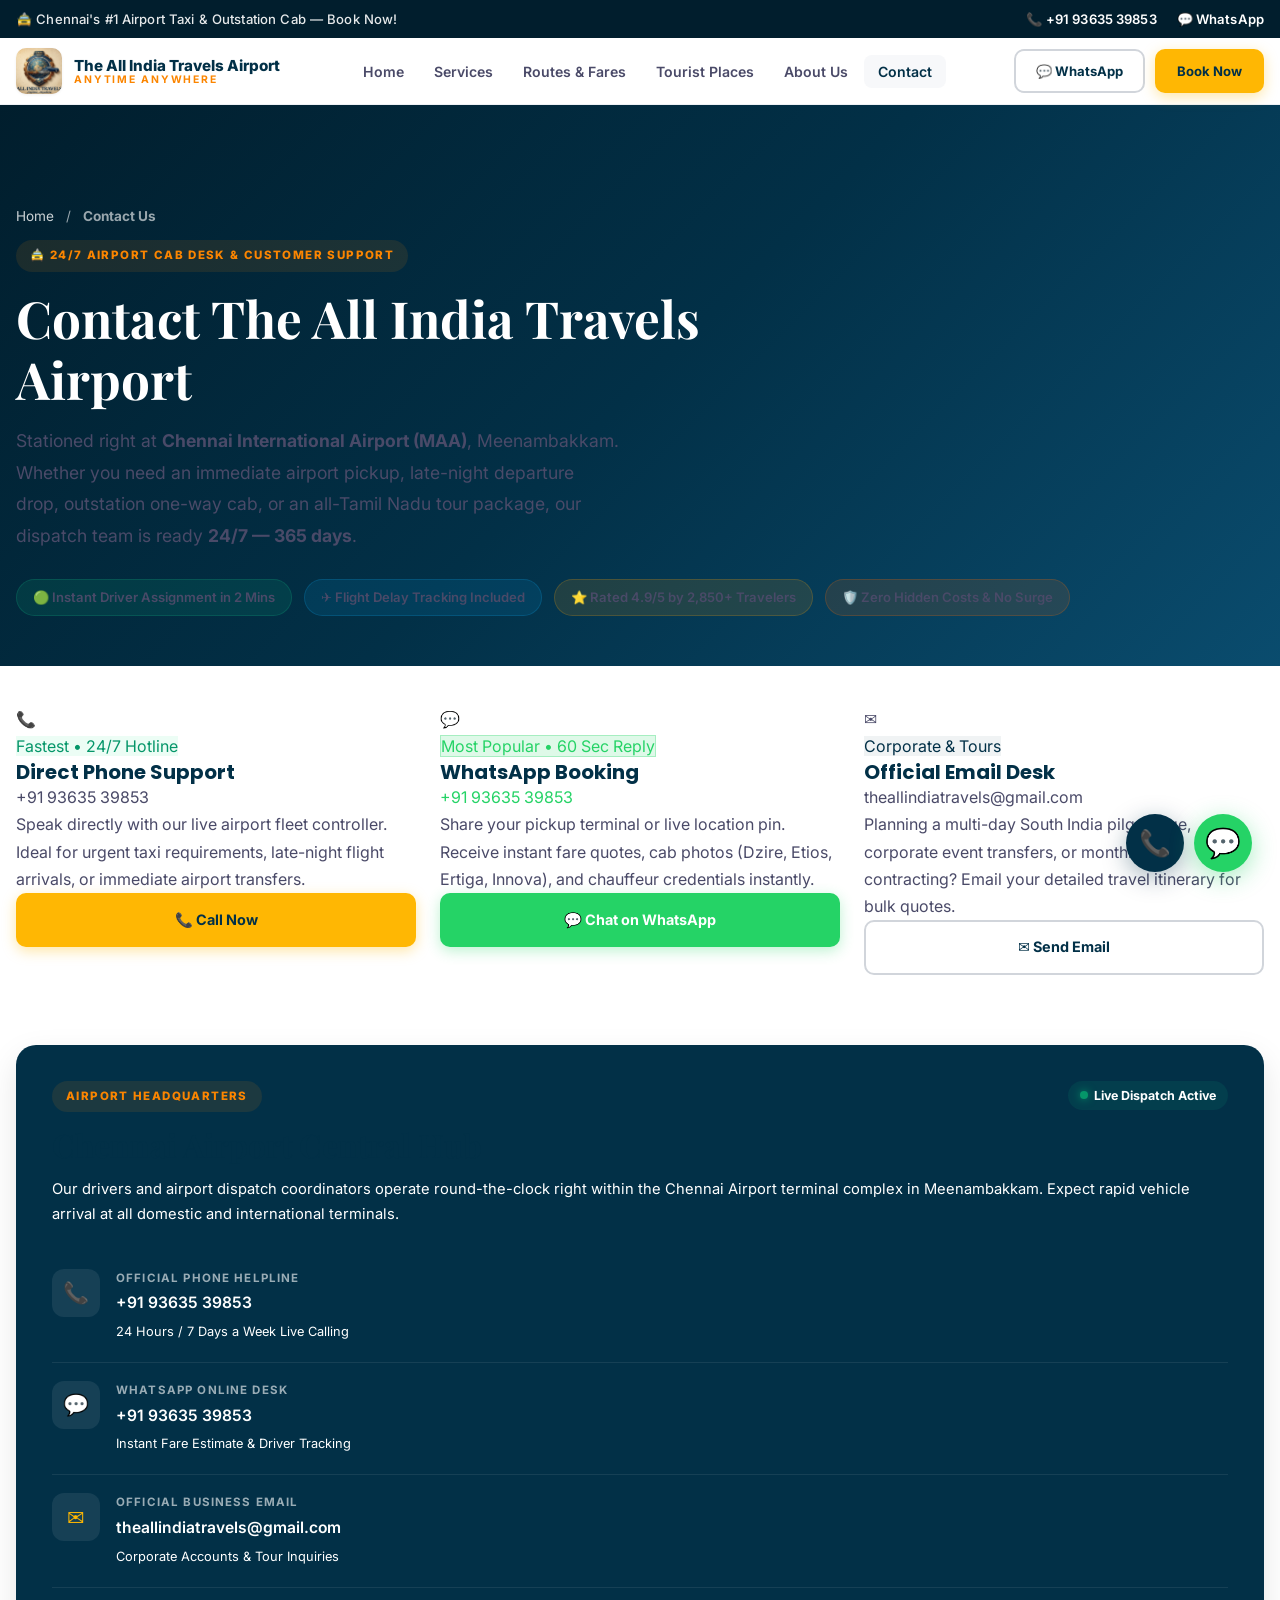
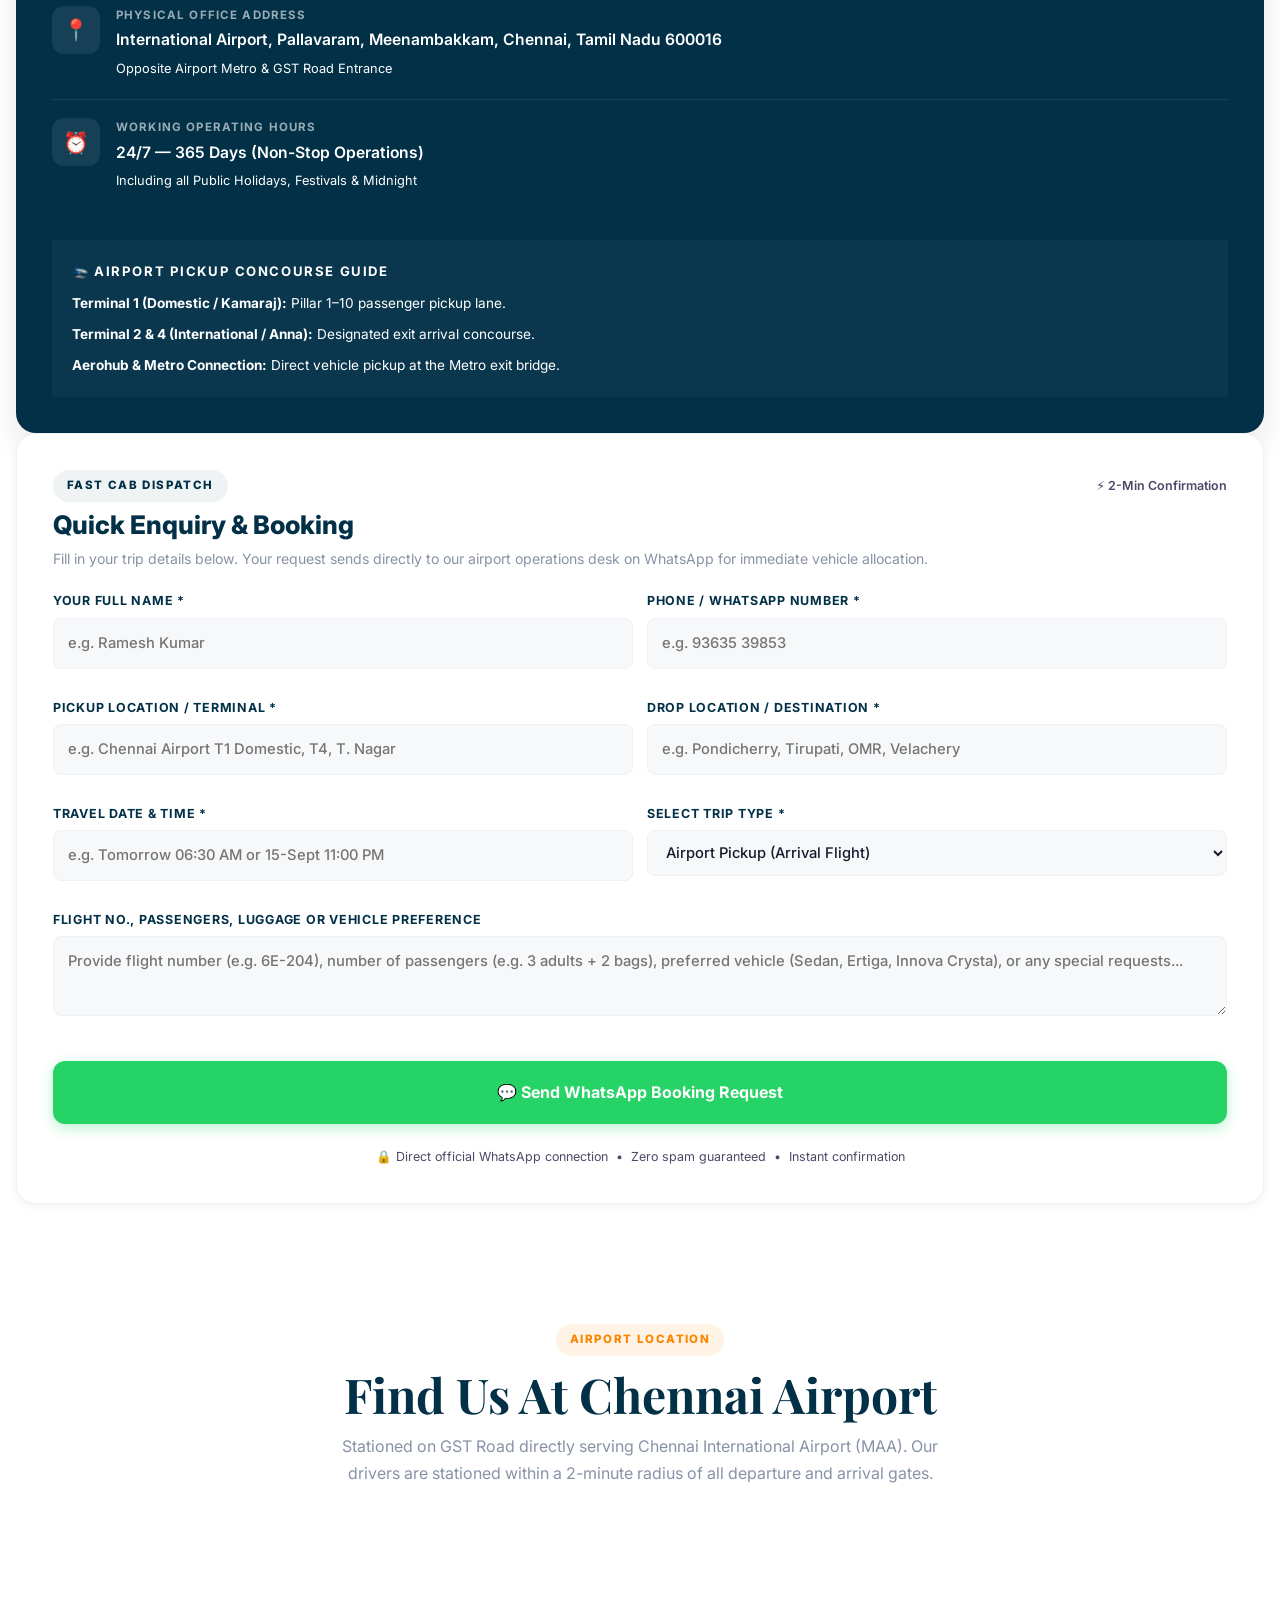
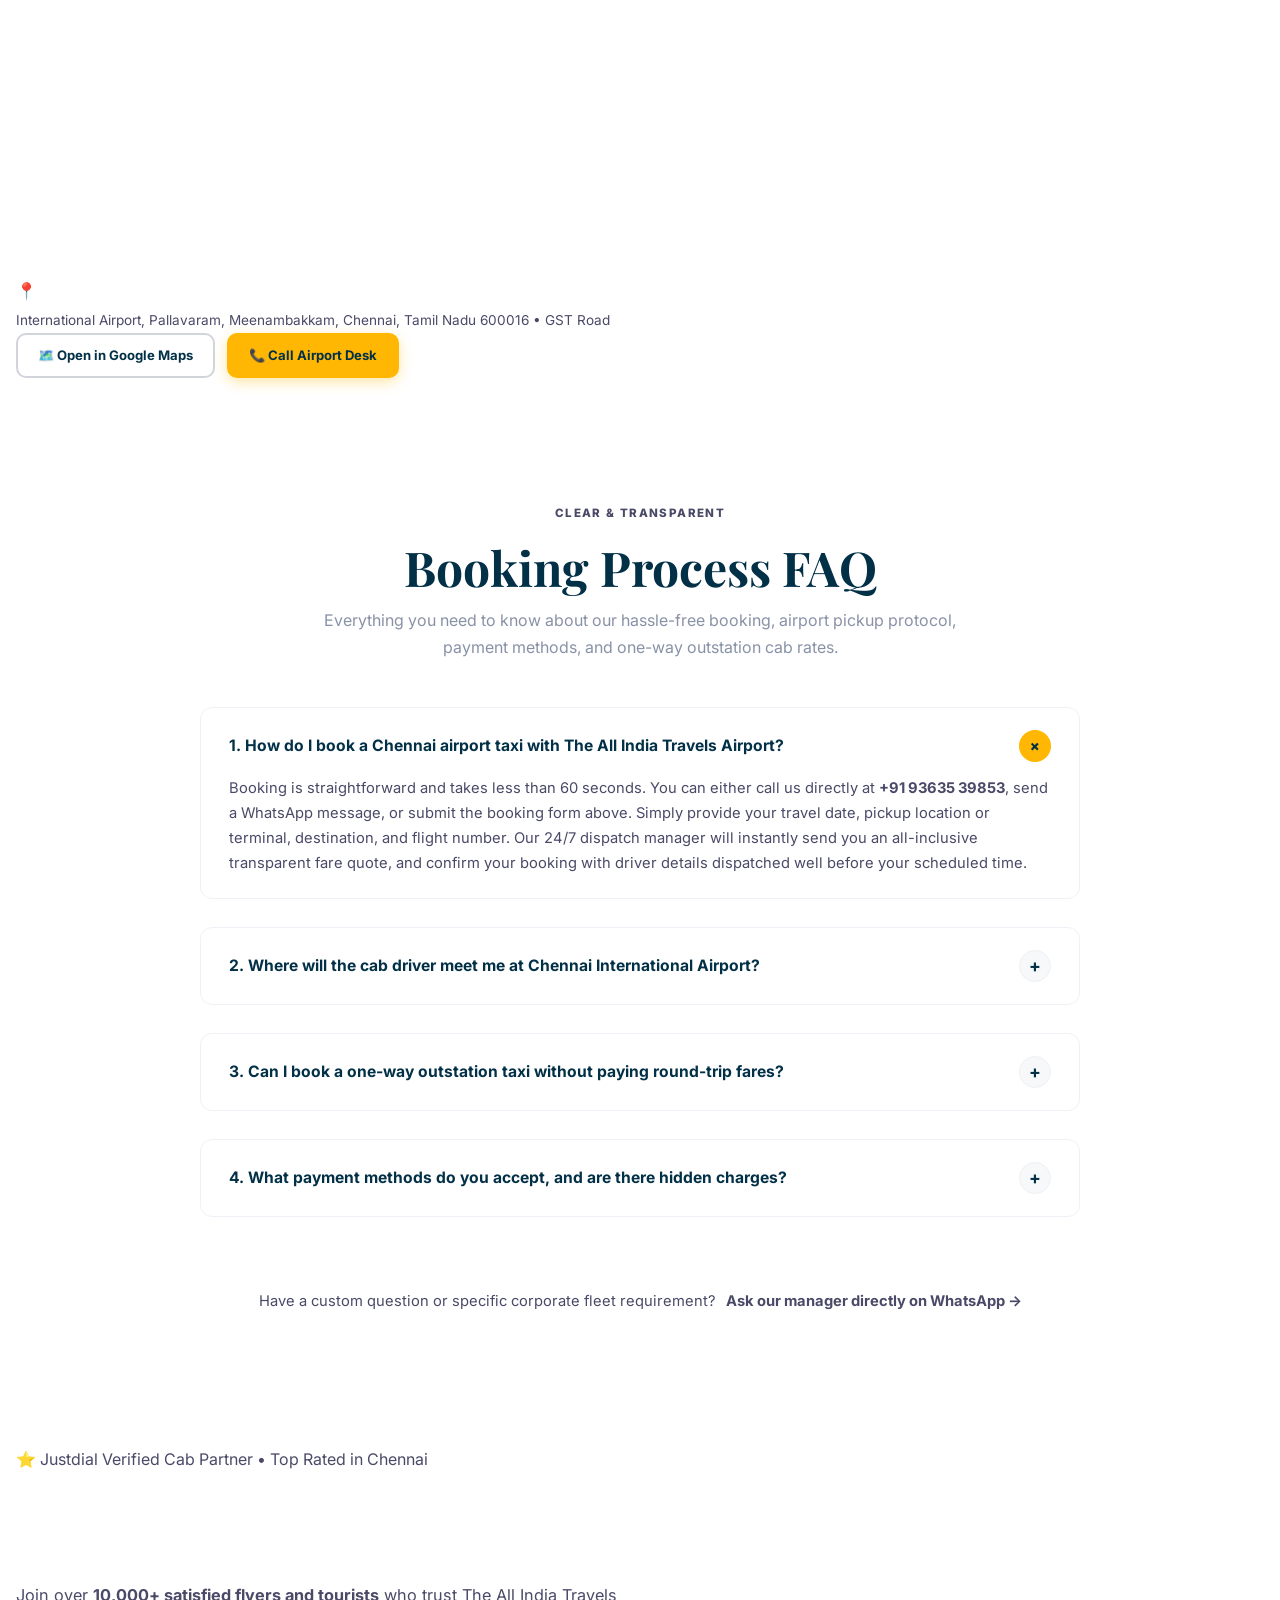
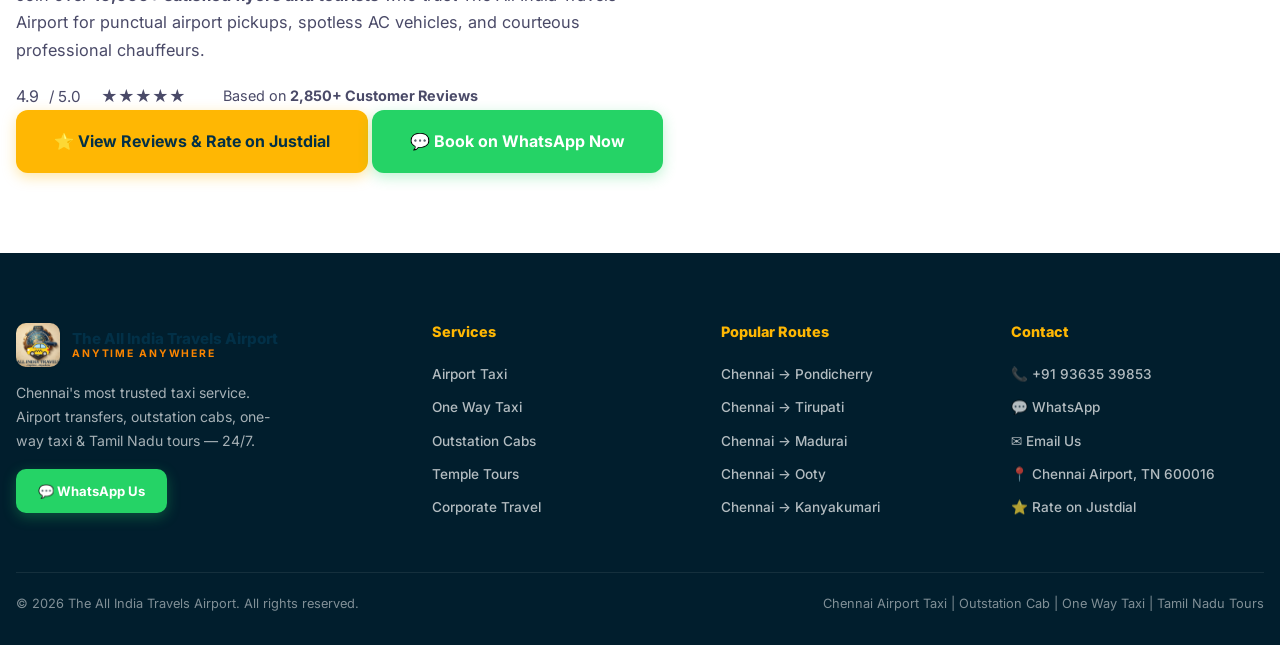
<file: contact.html>
<!DOCTYPE html>
<html lang="en">
<head>
  <meta charset="UTF-8" />
  <meta name="viewport" content="width=device-width, initial-scale=1.0" />
  <title>Contact The All India Travels Airport | Book Chennai Airport Taxi | Call +91 93635 39853</title>
  <meta name="description" content="Contact The All India Travels Airport in Chennai. 24/7 Chennai airport taxi, outstation cab, one-way taxi, and Tamil Nadu tour bookings. Call +91 93635 39853 or book instantly on WhatsApp." />
  <meta name="keywords" content="contact chennai airport taxi, chennai airport cab booking number, airport taxi meenambakkam contact, one way taxi chennai phone number, outstation cabs chennai contact, the all india travels phone number, book cab chennai airport" />
  <meta name="author" content="The All India Travels Airport" />
  <meta name="robots" content="index, follow" />
  <link rel="canonical" href="https://www.theallindiatravels.online/contact.html" />

  <!-- Open Graph / Facebook -->
  <meta property="og:title" content="Contact The All India Travels Airport | Book Chennai Airport Taxi | Call +91 93635 39853" />
  <meta property="og:description" content="24/7 Chennai Airport taxi and outstation cab booking. Reach us via phone call, WhatsApp, or instant online enquiry. We are stationed right at Chennai International Airport." />
  <meta property="og:type" content="website" />
  <meta property="og:url" content="https://www.theallindiatravels.online/contact.html" />
  <meta property="og:image" content="https://images.unsplash.com/photo-1544620347-c4fd4a3d5957?w=1200&h=630&fit=crop" />

  <!-- Twitter -->
  <meta name="twitter:card" content="summary_large_image" />
  <meta name="twitter:title" content="Contact The All India Travels Airport | Chennai Airport Taxi" />
  <meta name="twitter:description" content="Need a cab at Chennai Airport or outstation trip? Call +91 93635 39853 or chat on WhatsApp 24/7." />
  <meta name="geo.region" content="IN-TN" />
  <meta name="geo.placename" content="Chennai" />

  <!-- Google Fonts -->
  <link rel="preconnect" href="https://fonts.googleapis.com" />
  <link rel="preconnect" href="https://fonts.gstatic.com" crossorigin />
  <link href="https://fonts.googleapis.com/css2?family=Poppins:wght@400;500;600;700;800;900&family=Playfair+Display:wght@600;700;800&display=swap" rel="stylesheet" />

  <!-- Shared Stylesheet -->
  <link rel="stylesheet" href="css/style.css" />

  <!-- Schema.org JSON-LD Markup -->
  <script type="application/ld+json">
  {
    "@context": "https://schema.org",
    "@graph": [
      {
        "@type": "TaxiService",
        "@id": "https://www.theallindiatravels.online/#taxiService",
        "name": "The All India Travels Airport",
        "alternateName": "The All India Travels Airport",
        "url": "https://www.theallindiatravels.online/contact.html",
        "telephone": "+919363539853",
        "email": "theallindiatravels@gmail.com",
        "priceRange": "₹₹",
        "address": {
          "@type": "PostalAddress",
          "streetAddress": "International Airport, Pallavaram, Meenambakkam",
          "addressLocality": "Chennai",
          "addressRegion": "Tamil Nadu",
          "postalCode": "600016",
          "addressCountry": "IN"
        },
        "geo": {
          "@type": "GeoCoordinates",
          "latitude": "12.9941",
          "longitude": "80.1709"
        },
        "openingHoursSpecification": {
          "@type": "OpeningHoursSpecification",
          "dayOfWeek": [
            "Monday",
            "Tuesday",
            "Wednesday",
            "Thursday",
            "Friday",
            "Saturday",
            "Sunday"
          ],
          "opens": "00:00",
          "closes": "23:59"
        },
        "aggregateRating": {
          "@type": "AggregateRating",
          "ratingValue": "4.9",
          "reviewCount": "2850",
          "bestRating": "5"
        }
      },
      {
        "@type": "ContactPage",
        "@id": "https://www.theallindiatravels.online/contact.html#webpage",
        "url": "https://www.theallindiatravels.online/contact.html",
        "name": "Contact The All India Travels Airport",
        "description": "Contact page for 24/7 Chennai Airport cab bookings, outstation taxi, and customer support."
      },
      {
        "@type": "BreadcrumbList",
        "itemListElement": [
          {
            "@type": "ListItem",
            "position": 1,
            "name": "Home",
            "item": "https://www.theallindiatravels.online/index.html"
          },
          {
            "@type": "ListItem",
            "position": 2,
            "name": "Contact Us",
            "item": "https://www.theallindiatravels.online/contact.html"
          }
        ]
      },
      {
        "@type": "FAQPage",
        "mainEntity": [
          {
            "@type": "Question",
            "name": "How do I book a Chennai airport taxi with The All India Travels Airport?",
            "acceptedAnswer": {
              "@type": "Answer",
              "text": "You can book your cab directly by calling +91 93635 39853, messaging us on WhatsApp, or submitting the quick booking form on this contact page. We confirm reservations within 2 minutes and assign driver details well ahead of your travel time."
            }
          },
          {
            "@type": "Question",
            "name": "Where will the cab meet me at Chennai International Airport?",
            "acceptedAnswer": {
              "@type": "Answer",
              "text": "For domestic arrivals (Terminal 1) and international arrivals (Terminals 2 & 4), our chauffeur waits at the official airport passenger pickup concourse right outside the arrival gates. We track your flight arrival in real-time, ensuring zero wait times and no waiting charges for delayed flights."
            }
          },
          {
            "@type": "Question",
            "name": "Can I book a one-way outstation taxi to Pondicherry, Tirupati, or other cities without paying return charges?",
            "acceptedAnswer": {
              "@type": "Answer",
              "text": "Yes! We specialize in dedicated one-way taxi drops from Chennai Airport and city to Pondicherry, Tirupati, Vellore, Madurai, Trichy, Bangalore, and across Tamil Nadu. You only pay for one-way distance with no return toll or return fare penalties."
            }
          },
          {
            "@type": "Question",
            "name": "What payment modes do you accept, and are there any surge or hidden charges?",
            "acceptedAnswer": {
              "@type": "Answer",
              "text": "We provide transparent, fixed upfront pricing. We accept UPI (Google Pay, PhonePe, Paytm), Net Banking, Credit/Debit cards, and cash payment to the driver upon completion. There are zero hidden fees, zero surge charges, and no night surcharges."
            }
          }
        ]
      }
    ]
  }
  </script>
</head>
<body>

<!-- Page Loader -->
<div class="page-loader"><div class="loader-spinner"></div></div>
<div class="scroll-progress"></div>

<!-- Top Bar -->
<div class="topbar">
  <div class="container topbar-inner">
    <div>🚖 Chennai's #1 Airport Taxi & Outstation Cab — Book Now!</div>
    <div class="topbar-links">
      <a href="tel:+919363539853">📞 +91 93635 39853</a>
      <a href="https://wa.me/919363539853" target="_blank" rel="noopener noreferrer">💬 WhatsApp</a>
    </div>
  </div>
</div>

<!-- Header -->
<header class="site-header">
  <div class="container header-inner">
    <a class="brand" href="index.html">
      <span class="brand-logo">🚕</span>
      <span class="brand-text">
        <strong>The All India Travels Airport</strong>
        <small>AnyTime AnyWhere</small>
      </span>
    </a>
    <nav class="nav-desktop" aria-label="Primary">
      <ul>
        <li><a href="index.html">Home</a></li>
        <li><a href="services.html">Services</a></li>
        <li><a href="routes.html">Routes & Fares</a></li>
        <li><a href="tourist-places.html">Tourist Places</a></li>
        <li><a href="about.html">About Us</a></li>
        <li><a href="contact.html" class="active">Contact</a></li>
      </ul>
    </nav>
    <div class="header-cta">
      <a class="btn btn-outline btn-sm" href="https://wa.me/919363539853" target="_blank" rel="noopener noreferrer">💬 WhatsApp</a>
      <a class="btn btn-primary btn-sm" href="contact.html">Book Now</a>
    </div>
    <button class="hamburger" aria-label="Toggle menu">
      <span></span><span></span><span></span>
    </button>
  </div>
</header>

<!-- Mobile Nav -->
<div class="mobile-nav">
  <a href="index.html">Home</a>
  <a href="services.html">Services</a>
  <a href="routes.html">Routes & Fares</a>
  <a href="tourist-places.html">Tourist Places</a>
  <a href="about.html">About Us</a>
  <a href="contact.html">Contact</a>
  <a class="btn btn-whatsapp" href="https://wa.me/919363539853" target="_blank" rel="noopener noreferrer">💬 Book on WhatsApp</a>
</div>

<!-- ═══════════════ HERO & BREADCRUMB ═══════════════ -->
<section class="page-hero">
  <div class="container">
    <div class="breadcrumb fade-up">
      <a href="index.html">Home</a>
      <span>/</span>
      <strong style="color:var(--primary-light);">Contact Us</strong>
    </div>

    <div class="fade-up" style="max-width:820px;">
      <span class="section-label label-orange">🚖 24/7 Airport Cab Desk & Customer Support</span>
      <h1 style="margin-top:16px;">Contact The All India Travels Airport</h1>
      <p style="margin-top:14px; font-size:1.1rem; line-height:1.8; color:var(--text-muted);">
        Stationed right at <strong>Chennai International Airport (MAA)</strong>, Meenambakkam. 
        Whether you need an immediate airport pickup, late-night departure drop, outstation one-way cab, 
        or an all-Tamil Nadu tour package, our dispatch team is ready <strong>24/7 — 365 days</strong>.
      </p>
    </div>

    <!-- Quick Trust Badges -->
    <div class="fade-up" style="display:flex; flex-wrap:wrap; gap:12px; margin-top:28px;">
      <span style="display:inline-flex; align-items:center; gap:8px; padding:6px 16px; border-radius:999px; background:rgba(16,185,129,.12); color:var(--green-light); font-size:.82rem; font-weight:600; border:1px solid rgba(16,185,129,.2);">
        🟢 Instant Driver Assignment in 2 Mins
      </span>
      <span style="display:inline-flex; align-items:center; gap:8px; padding:6px 16px; border-radius:999px; background:rgba(14,165,233,.12); color:var(--secondary-light); font-size:.82rem; font-weight:600; border:1px solid rgba(14,165,233,.2);">
        ✈️ Flight Delay Tracking Included
      </span>
      <span style="display:inline-flex; align-items:center; gap:8px; padding:6px 16px; border-radius:999px; background:rgba(245,158,11,.12); color:var(--amber-light); font-size:.82rem; font-weight:600; border:1px solid rgba(245,158,11,.2);">
        ⭐ Rated 4.9/5 by 2,850+ Travelers
      </span>
      <span style="display:inline-flex; align-items:center; gap:8px; padding:6px 16px; border-radius:999px; background:rgba(255,107,0,.12); color:var(--primary-light); font-size:.82rem; font-weight:600; border:1px solid rgba(255,107,0,.2);">
        🛡️ Zero Hidden Costs & No Surge
      </span>
    </div>
  </div>
</section>

<!-- ═══════════════ 3 CONTACT METHOD CARDS ═══════════════ -->
<section class="section-sm" style="padding-top:40px; padding-bottom:50px;">
  <div class="container">
    <div class="grid-3">

      <!-- Method 1: Phone -->
      <div class="contact-method-card fade-up">
        <div class="cm-icon-wrapper cm-phone-icon">
          📞
        </div>
        <span class="cm-tag label-green">Fastest • 24/7 Hotline</span>
        <h3 style="font-size:1.25rem; font-family:'Poppins',sans-serif; font-weight:700;">Direct Phone Support</h3>
        <div class="cm-value">
          <a href="tel:+919363539853" style="color:var(--green-light);">+91 93635 39853</a>
        </div>
        <p class="cm-desc">
          Speak directly with our live airport fleet controller. Ideal for urgent taxi requirements, late-night flight arrivals, or immediate airport transfers.
        </p>
        <a class="btn btn-primary btn-block" href="tel:+919363539853">
          📞 Call Now
        </a>
      </div>

      <!-- Method 2: WhatsApp -->
      <div class="contact-method-card fade-up" style="transition-delay:.1s;">
        <div class="cm-icon-wrapper cm-wa-icon">
          💬
        </div>
        <span class="cm-tag label-green" style="background:rgba(37,211,102,.15); color:#25D366; border:1px solid rgba(37,211,102,.3);">
          Most Popular • 60 Sec Reply
        </span>
        <h3 style="font-size:1.25rem; font-family:'Poppins',sans-serif; font-weight:700;">WhatsApp Booking</h3>
        <div class="cm-value">
          <a href="https://wa.me/919363539853?text=Hi%2C%20I%20want%20to%20book%20a%20cab" target="_blank" rel="noopener noreferrer" style="color:#25D366;">
            +91 93635 39853
          </a>
        </div>
        <p class="cm-desc">
          Share your pickup terminal or live location pin. Receive instant fare quotes, cab photos (Dzire, Etios, Ertiga, Innova), and chauffeur credentials instantly.
        </p>
        <a class="btn btn-whatsapp btn-block" href="https://wa.me/919363539853?text=Hi%2C%20I%20want%20to%20book%20a%20cab" target="_blank" rel="noopener noreferrer">
          💬 Chat on WhatsApp
        </a>
      </div>

      <!-- Method 3: Email -->
      <div class="contact-method-card fade-up" style="transition-delay:.2s;">
        <div class="cm-icon-wrapper cm-email-icon">
          ✉️
        </div>
        <span class="cm-tag label-blue">Corporate & Tours</span>
        <h3 style="font-size:1.25rem; font-family:'Poppins',sans-serif; font-weight:700;">Official Email Desk</h3>
        <div class="cm-value" style="font-size:1rem;">
          <a href="mailto:theallindiatravels@gmail.com" style="color:var(--secondary-light);">theallindiatravels@gmail.com</a>
        </div>
        <p class="cm-desc">
          Planning a multi-day South India pilgrimage, corporate event transfers, or monthly cab contracting? Email your detailed travel itinerary for bulk quotes.
        </p>
        <a class="btn btn-outline btn-block" href="mailto:theallindiatravels@gmail.com">
          ✉️ Send Email
        </a>
      </div>

    </div>
  </div>
</section>

<!-- ═══════════════ MAIN CONTACT GRID: INFO + BOOKING FORM ═══════════════ -->
<section class="section" style="padding-top:20px;">
  <div class="container">
    <div class="contact-grid">

      <!-- LEFT COLUMN: Contact Information Card -->
      <div class="contact-info-card fade-left">
        <div style="display:flex; justify-content:space-between; align-items:flex-start; margin-bottom:14px;">
          <span class="section-label label-orange">Airport Headquarters</span>
          <span style="font-size:.78rem; font-weight:700; color:var(--green-light); display:inline-flex; align-items:center; gap:6px; background:rgba(16,185,129,.1); padding:4px 12px; border-radius:999px;">
            <span style="width:8px; height:8px; border-radius:50%; background:var(--green); display:inline-block; box-shadow:0 0 8px var(--green);"></span>
            Live Dispatch Active
          </span>
        </div>

        <h2 style="font-size:2rem; margin-bottom:12px;">Chennai Airport Central Hub</h2>
        <p style="color:var(--text-muted); font-size:.92rem; line-height:1.7; margin-bottom:24px;">
          Our drivers and airport dispatch coordinators operate round-the-clock right within the Chennai Airport terminal complex in Meenambakkam. 
          Expect rapid vehicle arrival at all domestic and international terminals.
        </p>

        <!-- Details List -->
        <div style="display:flex; flex-direction:column;">

          <!-- Phone -->
          <div class="contact-item">
            <div class="ci-icon ci-icon-phone">📞</div>
            <div>
              <div class="ci-label">Official Phone Helpline</div>
              <div class="ci-value">
                <a href="tel:+919363539853">+91 93635 39853</a>
              </div>
              <small style="color:var(--text-faint); font-size:.8rem;">24 Hours / 7 Days a Week Live Calling</small>
            </div>
          </div>

          <!-- WhatsApp -->
          <div class="contact-item">
            <div class="ci-icon ci-icon-wa">💬</div>
            <div>
              <div class="ci-label">WhatsApp Online Desk</div>
              <div class="ci-value">
                <a href="https://wa.me/919363539853" target="_blank" rel="noopener noreferrer">+91 93635 39853</a>
              </div>
              <small style="color:var(--text-faint); font-size:.8rem;">Instant Fare Estimate & Driver Tracking</small>
            </div>
          </div>

          <!-- Email -->
          <div class="contact-item">
            <div class="ci-icon ci-icon-email">✉️</div>
            <div>
              <div class="ci-label">Official Business Email</div>
              <div class="ci-value">
                <a href="mailto:theallindiatravels@gmail.com">theallindiatravels@gmail.com</a>
              </div>
              <small style="color:var(--text-faint); font-size:.8rem;">Corporate Accounts & Tour Inquiries</small>
            </div>
          </div>

          <!-- Address -->
          <div class="contact-item">
            <div class="ci-icon ci-icon-loc">📍</div>
            <div>
              <div class="ci-label">Physical Office Address</div>
              <div class="ci-value" style="color:#fff;">
                International Airport, Pallavaram, Meenambakkam, Chennai, Tamil Nadu 600016
              </div>
              <small style="color:var(--text-faint); font-size:.8rem;">Opposite Airport Metro & GST Road Entrance</small>
            </div>
          </div>

          <!-- Hours -->
          <div class="contact-item">
            <div class="ci-icon ci-icon-time">⏰</div>
            <div>
              <div class="ci-label">Working Operating Hours</div>
              <div class="ci-value" style="color:var(--green-light);">
                24/7 — 365 Days (Non-Stop Operations)
              </div>
              <small style="color:var(--text-faint); font-size:.8rem;">Including all Public Holidays, Festivals & Midnight</small>
            </div>
          </div>

        </div>

        <!-- Terminal Pickup Points Box -->
        <div style="margin-top:28px; padding:20px; background:rgba(255,255,255,.03); border:1px solid var(--border); border-radius:var(--radius-sm);">
          <div style="font-size:.82rem; font-weight:700; text-transform:uppercase; letter-spacing:.12em; color:var(--primary-light); margin-bottom:10px;">
            🛬 Airport Pickup Concourse Guide
          </div>
          <ul style="display:flex; flex-direction:column; gap:8px; font-size:.85rem; color:var(--text-muted);">
            <li><strong>Terminal 1 (Domestic / Kamaraj):</strong> Pillar 1–10 passenger pickup lane.</li>
            <li><strong>Terminal 2 & 4 (International / Anna):</strong> Designated exit arrival concourse.</li>
            <li><strong>Aerohub & Metro Connection:</strong> Direct vehicle pickup at the Metro exit bridge.</li>
          </ul>
        </div>
      </div>

      <!-- RIGHT COLUMN: Quick Enquiry Form -->
      <div class="form-card fade-right">
        <div style="display:flex; justify-content:space-between; align-items:center; margin-bottom:8px;">
          <span class="section-label label-blue">Fast Cab Dispatch</span>
          <span style="font-size:.78rem; color:var(--primary-light); font-weight:600;">⚡ 2-Min Confirmation</span>
        </div>

        <h3 style="font-size:1.6rem; margin-bottom:6px;">Quick Enquiry & Booking</h3>
        <p class="sub">
          Fill in your trip details below. Your request sends directly to our airport operations desk on WhatsApp for immediate vehicle allocation.
        </p>

        <form id="contact-form" class="form-grid">
          
          <!-- Name & Phone -->
          <div class="form-row">
            <div class="form-group">
              <label class="form-label" for="c-name">Your Full Name *</label>
              <input type="text" id="c-name" class="form-input" placeholder="e.g. Ramesh Kumar" required />
            </div>
            <div class="form-group">
              <label class="form-label" for="c-phone">Phone / WhatsApp Number *</label>
              <input type="tel" id="c-phone" class="form-input" placeholder="e.g. 93635 39853" required />
            </div>
          </div>

          <!-- Pickup & Drop -->
          <div class="form-row">
            <div class="form-group">
              <label class="form-label" for="c-pickup">Pickup Location / Terminal *</label>
              <input type="text" id="c-pickup" class="form-input" placeholder="e.g. Chennai Airport T1 Domestic, T4, T. Nagar" required />
            </div>
            <div class="form-group">
              <label class="form-label" for="c-drop">Drop Location / Destination *</label>
              <input type="text" id="c-drop" class="form-input" placeholder="e.g. Pondicherry, Tirupati, OMR, Velachery" required />
            </div>
          </div>

          <!-- Date & Trip Type -->
          <div class="form-row">
            <div class="form-group">
              <label class="form-label" for="c-date">Travel Date & Time *</label>
              <input type="text" id="c-date" class="form-input" placeholder="e.g. Tomorrow 06:30 AM or 15-Sept 11:00 PM" required />
            </div>
            <div class="form-group">
              <label class="form-label" for="c-trip">Select Trip Type *</label>
              <select id="c-trip" class="form-select" required>
                <option value="Airport Pickup (Arrival)">Airport Pickup (Arrival Flight)</option>
                <option value="Airport Drop (Departure)">Airport Drop (Departure Flight)</option>
                <option value="One-Way Outstation Taxi">One-Way Outstation Taxi (No Return Fare)</option>
                <option value="Round Trip Outstation Cab">Round Trip Outstation Cab</option>
                <option value="Local Chennai Rental (4h/40km, 8h/80km)">Local Chennai Hourly Rental</option>
                <option value="Tamil Nadu Pilgrimage / Tour">Tamil Nadu Pilgrimage / Sightseeing Tour</option>
                <option value="Corporate / Event Travel">Corporate / Group Travel</option>
              </select>
            </div>
          </div>

          <!-- Message / Flight Info -->
          <div class="form-group">
            <label class="form-label" for="c-msg">Flight No., Passengers, Luggage or Vehicle Preference</label>
            <textarea id="c-msg" class="form-textarea" placeholder="Provide flight number (e.g. 6E-204), number of passengers (e.g. 3 adults + 2 bags), preferred vehicle (Sedan, Ertiga, Innova Crysta), or any special requests..."></textarea>
          </div>

          <!-- Submit Button -->
          <button type="submit" class="btn btn-whatsapp btn-block btn-lg" style="margin-top:8px;">
            💬 Send WhatsApp Booking Request
          </button>

          <!-- Security note -->
          <div style="text-align:center; margin-top:8px; font-size:.78rem; color:var(--text-faint); display:flex; align-items:center; justify-content:center; gap:8px;">
            <span>🔒 Direct official WhatsApp connection</span>
            <span>•</span>
            <span>Zero spam guaranteed</span>
            <span>•</span>
            <span>Instant confirmation</span>
          </div>

        </form>
      </div>

    </div>
  </div>
</section>

<!-- ═══════════════ GOOGLE MAPS SECTION ═══════════════ -->
<section class="section" style="padding-top:40px; padding-bottom:60px;">
  <div class="container">
    
    <div class="text-center fade-up" style="max-width:700px; margin:0 auto 40px;">
      <span class="section-label label-orange">Airport Location</span>
      <h2 class="section-title">Find Us At Chennai Airport</h2>
      <p class="section-subtitle mx-auto">
        Stationed on GST Road directly serving Chennai International Airport (MAA). Our drivers are stationed within a 2-minute radius of all departure and arrival gates.
      </p>
    </div>

    <!-- Map Card Container -->
    <div class="map-card fade-up">
      <div class="map-wrapper">
        <iframe 
          title="The All India Travels Airport Chennai Airport Location Map"
          src="https://www.google.com/maps/embed?pb=!1m18!1m12!1m3!1d3887.896792617637!2d80.16834167584443!3d12.978438187337373!2m3!1f0!2f0!3f0!3m2!1i1024!2i768!4f13.1!3m3!1m2!1s0x3a525e0766f685c7%3A0xb30d32f57a064e4!2sChennai%20International%20Airport!5e0!3m2!1sen!2sin!4v1700000000000!5m2!1sen!2sin" 
          loading="lazy" 
          allowfullscreen="" 
          referrerpolicy="no-referrer-when-downgrade">
        </iframe>
      </div>

      <!-- Map Info Footer Bar -->
      <div class="map-info-bar">
        <div>
          <strong style="font-size:1.05rem; display:block; color:#fff;">
            📍 Chennai International Airport (MAA) Central Station
          </strong>
          <span style="font-size:.85rem; color:var(--text-muted);">
            International Airport, Pallavaram, Meenambakkam, Chennai, Tamil Nadu 600016 • GST Road
          </span>
        </div>
        <div style="display:flex; gap:12px; flex-wrap:wrap;">
          <a class="btn btn-outline btn-sm" href="https://maps.google.com/?q=Chennai+International+Airport" target="_blank" rel="noopener noreferrer">
            🗺️ Open in Google Maps
          </a>
          <a class="btn btn-primary btn-sm" href="tel:+919363539853">
            📞 Call Airport Desk
          </a>
        </div>
      </div>
    </div>

  </div>
</section>

<!-- ═══════════════ BOOKING PROCESS FAQ (4 QUESTIONS) ═══════════════ -->
<section class="section bg-gradient-1" style="padding-top:60px; padding-bottom:70px;">
  <div class="container">

    <div class="text-center fade-up" style="max-width:680px; margin:0 auto 46px;">
      <span class="section-label label-purple">Clear & Transparent</span>
      <h2 class="section-title">Booking Process FAQ</h2>
      <p class="section-subtitle mx-auto">
        Everything you need to know about our hassle-free booking, airport pickup protocol, payment methods, and one-way outstation cab rates.
      </p>
    </div>

    <div style="max-width:880px; margin:0 auto; display:flex; flex-direction:column; gap:16px;">

      <!-- FAQ 1 (Open by default) -->
      <div class="faq-item open fade-up">
        <div class="faq-q">
          <span>1. How do I book a Chennai airport taxi with The All India Travels Airport?</span>
          <div class="faq-toggle">+</div>
        </div>
        <div class="faq-a">
          Booking is straightforward and takes less than 60 seconds. You can either call us directly at <strong>+91 93635 39853</strong>, send a WhatsApp message, or submit the booking form above. Simply provide your travel date, pickup location or terminal, destination, and flight number. Our 24/7 dispatch manager will instantly send you an all-inclusive transparent fare quote, and confirm your booking with driver details dispatched well before your scheduled time.
        </div>
      </div>

      <!-- FAQ 2 -->
      <div class="faq-item fade-up">
        <div class="faq-q">
          <span>2. Where will the cab driver meet me at Chennai International Airport?</span>
          <div class="faq-toggle">+</div>
        </div>
        <div class="faq-a">
          For domestic arrivals (Terminal 1) and international arrivals (Terminals 2 & 4), our chauffeur will wait at the official passenger arrival pickup lane right outside the terminal gate. Prior to landing, you receive the chauffeur's name, mobile number, and vehicle registration plate. Our dispatch desk continuously monitors your live flight status on radar, so even if your flight lands early or is delayed by several hours, your cab will be parked and waiting with <strong>zero waiting fees</strong>.
        </div>
      </div>

      <!-- FAQ 3 -->
      <div class="faq-item fade-up">
        <div class="faq-q">
          <span>3. Can I book a one-way outstation taxi without paying round-trip fares?</span>
          <div class="faq-toggle">+</div>
        </div>
        <div class="faq-a">
          Yes, absolutely! We are Tamil Nadu's leading dedicated one-way taxi specialist. Whether you are traveling from Chennai Airport to Pondicherry, Tirupati, Vellore, Madurai, Trichy, Kumbakonam, Bangalore, or Salem, you only pay for the exact one-way travel distance. There is no return toll fee, no empty return mileage charge, and no hidden driver night penalties.
        </div>
      </div>

      <!-- FAQ 4 -->
      <div class="faq-item fade-up">
        <div class="faq-q">
          <span>4. What payment methods do you accept, and are there hidden charges?</span>
          <div class="faq-toggle">+</div>
        </div>
        <div class="faq-a">
          We pride ourselves on 100% upfront pricing transparency. What we quote is exactly what you pay. We accept all major payment modes including UPI (Google Pay, PhonePe, Paytm), Net Banking, Credit/Debit cards, and cash payment directly to the chauffeur upon arrival. There are zero surge prices, zero cancellation fees when canceled with advance notice, and no unexpected toll surprises.
        </div>
      </div>

    </div>

    <!-- Quick Help Banner -->
    <div class="fade-up" style="max-width:880px; margin:36px auto 0; text-align:center; padding:22px; background:rgba(255,255,255,.03); border:1px solid var(--border); border-radius:var(--radius-sm);">
      <span style="color:var(--text-muted); font-size:.92rem;">
        Have a custom question or specific corporate fleet requirement? 
        <a href="https://wa.me/919363539853?text=Hi%2C%20I%20have%20a%20question%20about%20cab%20booking" target="_blank" rel="noopener noreferrer" style="color:var(--primary-light); font-weight:700; margin-left:6px;">
          Ask our manager directly on WhatsApp →
        </a>
      </span>
    </div>

  </div>
</section>

<!-- ═══════════════ JUSTDIAL RATING CTA ═══════════════ -->
<section class="section" style="padding-top:40px; padding-bottom:80px;">
  <div class="container">
    <div class="justdial-cta-box fade-up">
      <div class="jd-inner">

        <!-- Rating Details -->
        <div style="max-width:620px;">
          <div class="jd-badge-wrap">
            <span>⭐ Justdial Verified Cab Partner</span>
            <span>•</span>
            <span>Top Rated in Chennai</span>
          </div>

          <h3 style="font-size:clamp(1.8rem,3.5vw,2.5rem); margin-bottom:12px; color:#fff;">
            Rated Chennai's #1 Airport Taxi on Justdial
          </h3>

          <p style="color:var(--text-muted); font-size:1.02rem; line-height:1.7; margin-bottom:18px;">
            Join over <strong>10,000+ satisfied flyers and tourists</strong> who trust The All India Travels Airport for punctual airport pickups, spotless AC vehicles, and courteous professional chauffeurs.
          </p>

          <div style="display:flex; align-items:center; gap:20px; flex-wrap:wrap;">
            <div style="display:flex; align-items:baseline; gap:10px;">
              <span class="jd-rating-score">4.9</span>
              <span style="color:var(--text-muted); font-size:.95rem;">/ 5.0</span>
            </div>
            <div class="jd-stars">★★★★★</div>
            <span style="font-size:.9rem; color:var(--text-muted); border-left:1px solid rgba(255,255,255,.15); padding-left:16px;">
              Based on <strong>2,850+ Customer Reviews</strong>
            </span>
          </div>
        </div>

        <!-- Rating CTA Actions -->
        <div class="jd-actions">
          <a class="btn btn-primary btn-lg" href="https://jsdl.in/RSL-OTC1785735437" target="_blank" rel="noopener noreferrer">
            ⭐ View Reviews & Rate on Justdial
          </a>
          <a class="btn btn-whatsapp btn-lg" href="https://wa.me/919363539853?text=Hi%2C%20I%20want%20to%20book%20a%20taxi" target="_blank" rel="noopener noreferrer">
            💬 Book on WhatsApp Now
          </a>
        </div>

      </div>
    </div>
  </div>
</section>

<!-- Footer -->
<footer class="footer">
  <div class="container">
    <div class="footer-grid">
      <div class="footer-brand">
        <div class="brand">
          <span class="brand-logo" style="width:44px;height:44px;font-size:1.2rem;">🚕</span>
          <span class="brand-text"><strong>The All India Travels Airport</strong><small>AnyTime AnyWhere</small></span>
        </div>
        <p>Chennai's most trusted taxi service. Airport transfers, outstation cabs, one-way taxi & Tamil Nadu tours — 24/7.</p>
        <div style="margin-top:16px;"><a class="btn btn-whatsapp btn-sm" href="https://wa.me/919363539853" target="_blank" rel="noopener noreferrer">💬 WhatsApp Us</a></div>
      </div>
      <div>
        <h5>Services</h5>
        <div class="footer-links">
          <a href="services.html">Airport Taxi</a>
          <a href="services.html">One Way Taxi</a>
          <a href="services.html">Outstation Cabs</a>
          <a href="services.html">Temple Tours</a>
          <a href="services.html">Corporate Travel</a>
        </div>
      </div>
      <div>
        <h5>Popular Routes</h5>
        <div class="footer-links">
          <a href="routes.html">Chennai → Pondicherry</a>
          <a href="routes.html">Chennai → Tirupati</a>
          <a href="routes.html">Chennai → Madurai</a>
          <a href="routes.html">Chennai → Ooty</a>
          <a href="routes.html">Chennai → Kanyakumari</a>
        </div>
      </div>
      <div>
        <h5>Contact</h5>
        <div class="footer-links">
          <a href="tel:+919363539853">📞 +91 93635 39853</a>
          <a href="https://wa.me/919363539853" target="_blank" rel="noopener noreferrer">💬 WhatsApp</a>
          <a href="mailto:theallindiatravels@gmail.com">✉️ Email Us</a>
          <a href="contact.html">📍 Chennai Airport, TN 600016</a>
          <a href="https://jsdl.in/RSL-OTC1785735437" target="_blank" rel="noopener noreferrer">⭐ Rate on Justdial</a>
        </div>
      </div>
    </div>
    <div class="footer-bottom">
      <div>© <span class="current-year"></span> The All India Travels Airport. All rights reserved.</div>
      <div>Chennai Airport Taxi | Outstation Cab | One Way Taxi | Tamil Nadu Tours</div>
    </div>
  </div>
</footer>

<!-- Floating WhatsApp -->
<a class="wa-float" href="https://wa.me/919363539853?text=Hi%2C%20I%20need%20a%20taxi%20booking" target="_blank" rel="noopener noreferrer" aria-label="Chat on WhatsApp">💬</a>

<!-- Back to Top -->
<button class="back-to-top" aria-label="Back to top">↑</button>

<!-- Scripts -->
<script src="js/main.js"></script>

</body>
</html>
</file>
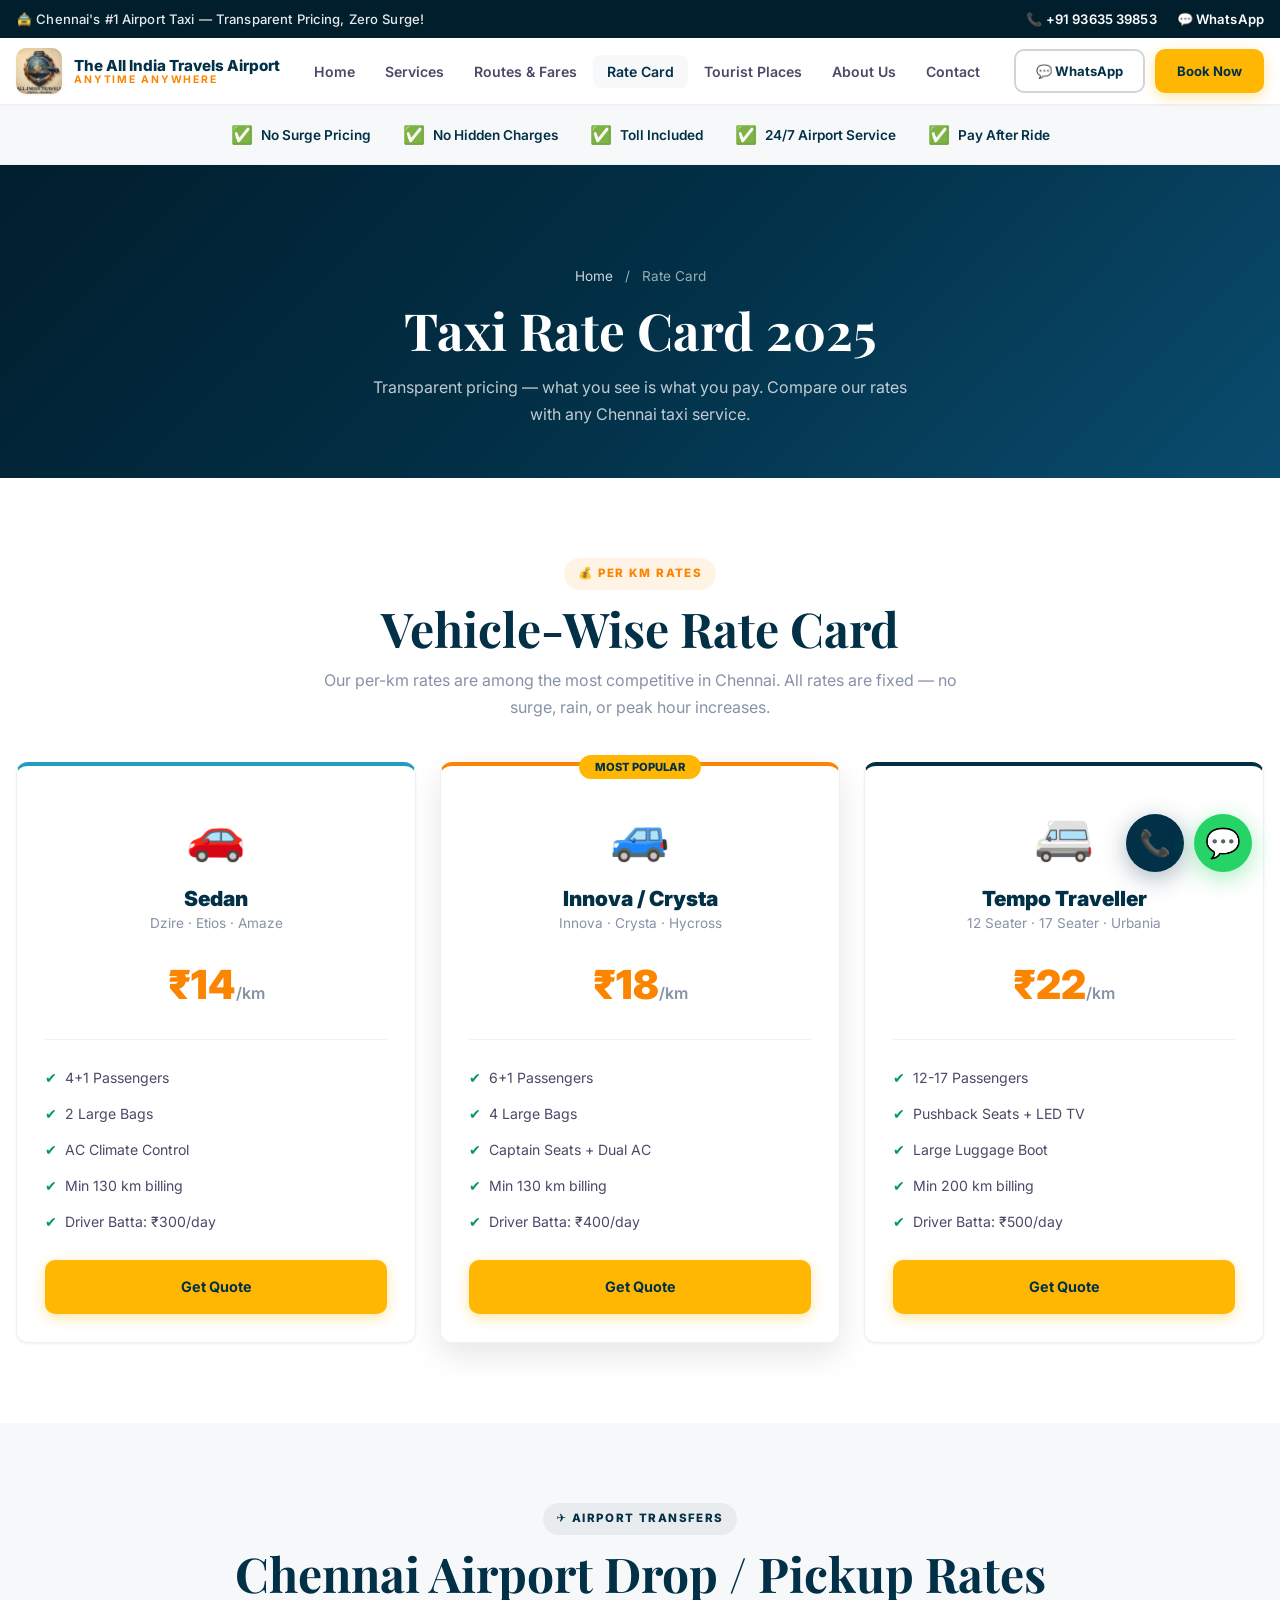
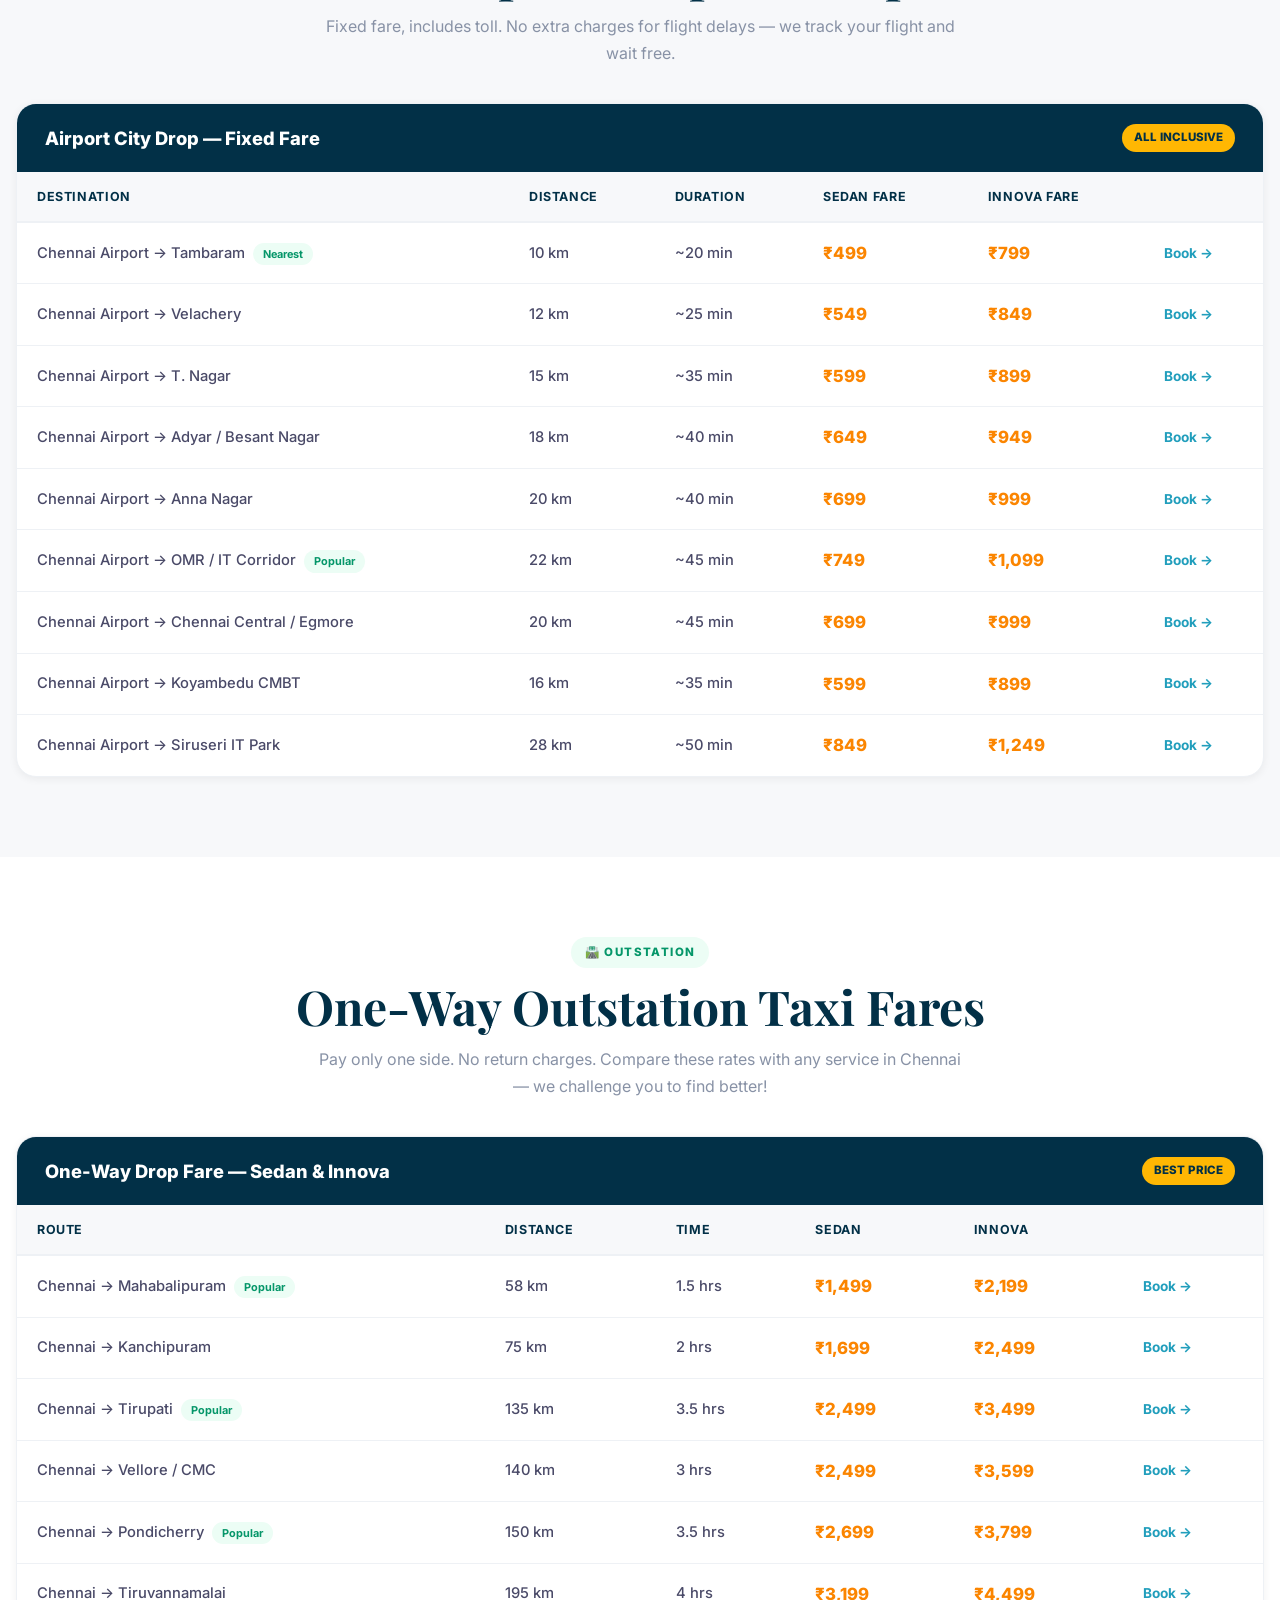
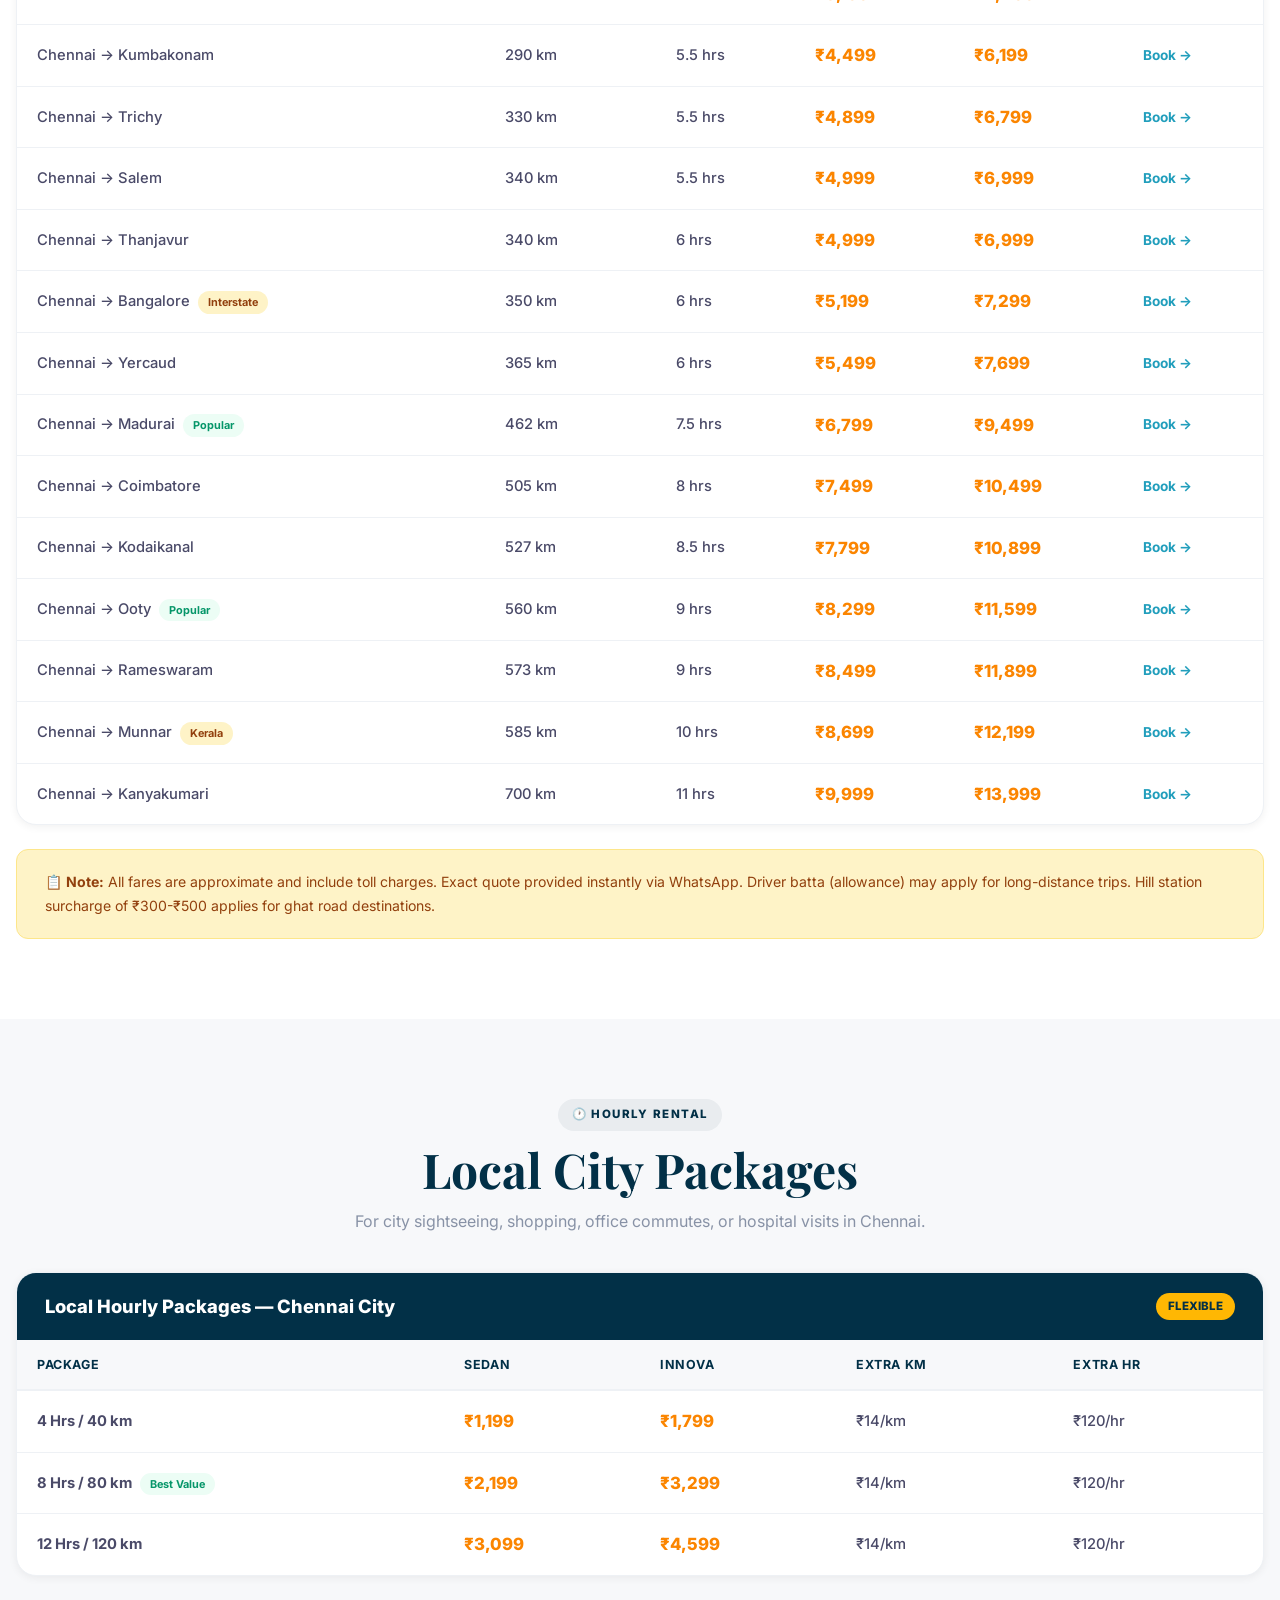
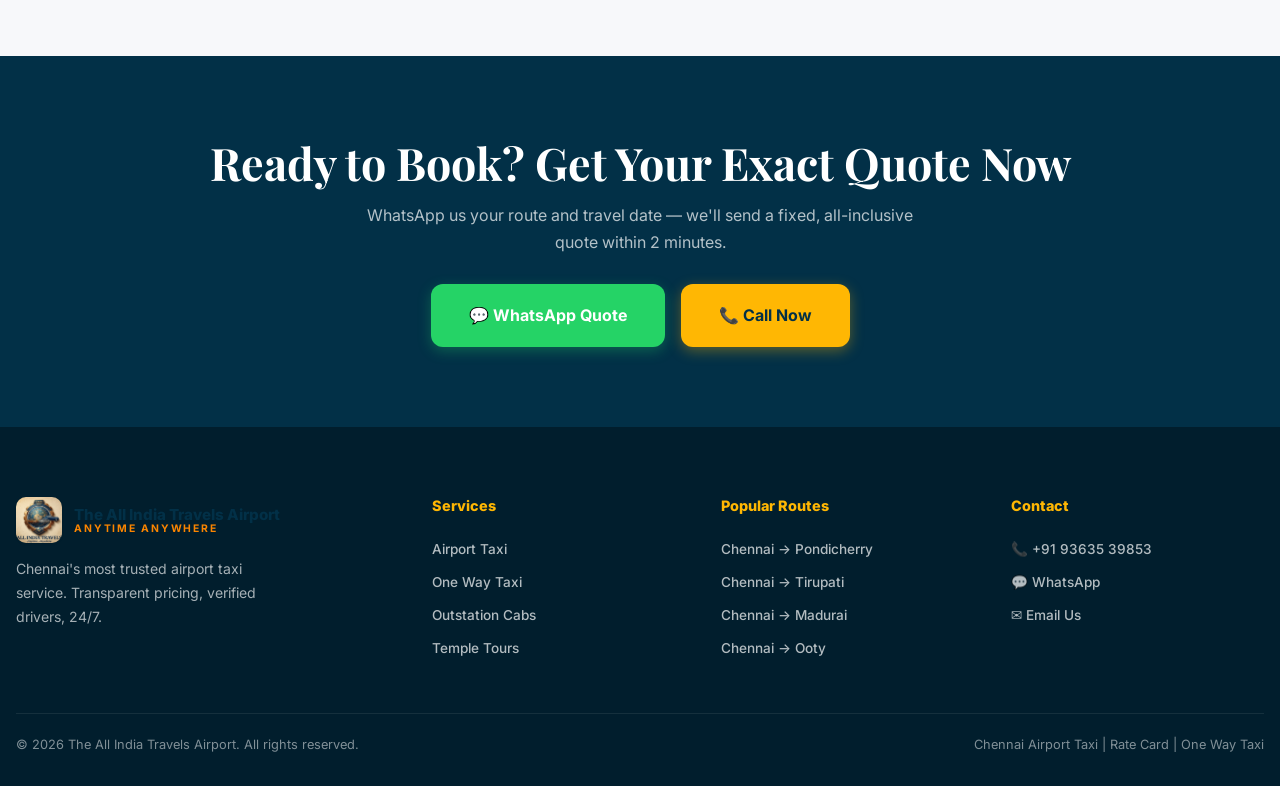
<file: rate-card.html>
<!DOCTYPE html>
<html lang="en">
<head>
  <meta charset="UTF-8">
  <meta name="viewport" content="width=device-width, initial-scale=1.0">
  <title>Chennai Taxi Rate Card 2025 | Airport Drop Rates | Outstation Fare List — The All India Travels Airport</title>
  <meta name="description" content="Transparent Chennai taxi rate card 2025. Airport drop rates from ₹399. Outstation one-way sedan ₹14/km, Innova ₹18/km. No surge pricing, no hidden charges.">
  <meta name="keywords" content="chennai taxi rate card, chennai airport taxi rates, outstation cab fare, one way taxi per km rate, sedan rate per km, innova rate per km">
  <link rel="canonical" href="https://www.theallindiatravels.online/rate-card.html">
  <meta property="og:title" content="Chennai Taxi Rate Card 2025 — The All India Travels Airport">
  <meta property="og:description" content="Transparent pricing. Sedan ₹14/km, Innova ₹18/km. Airport drops from ₹399. No surge, no hidden charges.">
  <link rel="stylesheet" href="css/style.css">
  <script type="application/ld+json">
  {"@context":"https://schema.org","@type":"PriceSpecification","name":"Chennai Taxi Rate Card","provider":{"@type":"LocalBusiness","name":"The All India Travels Airport","telephone":"+919363539853","address":{"@type":"PostalAddress","streetAddress":"International Airport, Pallavaram, Meenambakkam","addressLocality":"Chennai","addressRegion":"Tamil Nadu","postalCode":"600016","addressCountry":"IN"}}}
  </script>
</head>
<body>
  <div class="page-loader"><div class="loader-spinner"></div></div>
  <div class="scroll-progress"></div>

  <!-- Top Bar -->
  <div class="topbar">
    <div class="container topbar-inner">
      <div>🚖 Chennai's #1 Airport Taxi — Transparent Pricing, Zero Surge!</div>
      <div class="topbar-links">
        <a href="tel:+919363539853">📞 +91 93635 39853</a>
        <a href="https://wa.me/919363539853" target="_blank" rel="noopener">💬 WhatsApp</a>
      </div>
    </div>
  </div>

  <!-- Header -->
  <header class="site-header">
    <div class="container header-inner">
      <a class="brand" href="index.html">
        <span class="brand-logo">🚕</span>
        <span class="brand-text"><strong>The All India Travels Airport</strong><small>AnyTime AnyWhere</small></span>
      </a>
      <nav class="nav-desktop"><ul>
        <li><a href="index.html">Home</a></li>
        <li><a href="services.html">Services</a></li>
        <li><a href="routes.html">Routes & Fares</a></li>
        <li><a href="rate-card.html" class="active">Rate Card</a></li>
        <li><a href="tourist-places.html">Tourist Places</a></li>
        <li><a href="about.html">About Us</a></li>
        <li><a href="contact.html">Contact</a></li>
      </ul></nav>
      <div class="header-cta">
        <a class="btn btn-outline btn-sm" href="https://wa.me/919363539853" target="_blank" rel="noopener">💬 WhatsApp</a>
        <a class="btn btn-primary btn-sm" href="contact.html">Book Now</a>
      </div>
      <button class="hamburger" aria-label="Menu"><span></span><span></span><span></span></button>
    </div>
  </header>
  <div class="mobile-nav">
    <a href="index.html">Home</a><a href="services.html">Services</a><a href="routes.html">Routes</a>
    <a href="rate-card.html">Rate Card</a><a href="tourist-places.html">Tourist Places</a>
    <a href="about.html">About</a><a href="contact.html">Contact</a>
    <a class="btn btn-whatsapp" href="https://wa.me/919363539853" target="_blank" rel="noopener">💬 Book on WhatsApp</a>
  </div>

  <!-- Trust Strip -->
  <div class="trust-strip">
    <div class="container">
      <div class="trust-items">
        <div class="trust-item"><span>✅</span> No Surge Pricing</div>
        <div class="trust-item"><span>✅</span> No Hidden Charges</div>
        <div class="trust-item"><span>✅</span> Toll Included</div>
        <div class="trust-item"><span>✅</span> 24/7 Airport Service</div>
        <div class="trust-item"><span>✅</span> Pay After Ride</div>
      </div>
    </div>
  </div>

  <!-- Page Hero -->
  <section class="page-hero">
    <div class="container text-center">
      <div class="breadcrumb fade-up"><a href="index.html">Home</a> <span>/</span> Rate Card</div>
      <h1 class="fade-up">Taxi Rate Card 2025</h1>
      <p class="mx-auto fade-up">Transparent pricing — what you see is what you pay. Compare our rates with any Chennai taxi service.</p>
    </div>
  </section>

  <!-- Vehicle Rate Comparison -->
  <section class="section">
    <div class="container">
      <div class="text-center fade-up">
        <span class="section-label label-orange">💰 Per Km Rates</span>
        <h2 class="section-title">Vehicle-Wise Rate Card</h2>
        <p class="section-subtitle mx-auto">Our per-km rates are among the most competitive in Chennai. All rates are fixed — no surge, rain, or peak hour increases.</p>
      </div>

      <div class="grid-3" style="margin-top:40px;">
        <!-- Sedan Card -->
        <div class="card text-center fade-up" style="border-top:4px solid var(--teal)">
          <div style="font-size:3rem;margin-bottom:12px;">🚗</div>
          <h3 style="font-family:'Inter',sans-serif;font-size:1.3rem;font-weight:900;color:var(--navy);">Sedan</h3>
          <p style="color:var(--text-light);font-size:.85rem;margin-bottom:16px;">Dzire · Etios · Amaze</p>
          <div style="font-size:2.5rem;font-weight:900;color:var(--orange);font-family:'Inter',sans-serif;">₹14<span style="font-size:1rem;color:var(--text-light);font-weight:600;">/km</span></div>
          <hr style="border:none;border-top:1px solid var(--light-gray);margin:20px 0;">
          <ul style="text-align:left;font-size:.88rem;">
            <li style="padding:6px 0;display:flex;gap:8px;"><span style="color:var(--green)">✔</span> 4+1 Passengers</li>
            <li style="padding:6px 0;display:flex;gap:8px;"><span style="color:var(--green)">✔</span> 2 Large Bags</li>
            <li style="padding:6px 0;display:flex;gap:8px;"><span style="color:var(--green)">✔</span> AC Climate Control</li>
            <li style="padding:6px 0;display:flex;gap:8px;"><span style="color:var(--green)">✔</span> Min 130 km billing</li>
            <li style="padding:6px 0;display:flex;gap:8px;"><span style="color:var(--green)">✔</span> Driver Batta: ₹300/day</li>
          </ul>
          <a href="https://wa.me/919363539853?text=I%20want%20a%20Sedan%20taxi%20quote" class="btn btn-primary btn-block" style="margin-top:20px;">Get Quote</a>
        </div>

        <!-- Innova Card -->
        <div class="card text-center fade-up" style="border-top:4px solid var(--orange);transform:scale(1.03);box-shadow:var(--shadow-lg);position:relative;">
          <div style="position:absolute;top:-14px;left:50%;transform:translateX(-50%);">
            <span class="rate-card-badge" style="font-size:.7rem;padding:5px 16px;">MOST POPULAR</span>
          </div>
          <div style="font-size:3rem;margin-bottom:12px;">🚙</div>
          <h3 style="font-family:'Inter',sans-serif;font-size:1.3rem;font-weight:900;color:var(--navy);">Innova / Crysta</h3>
          <p style="color:var(--text-light);font-size:.85rem;margin-bottom:16px;">Innova · Crysta · Hycross</p>
          <div style="font-size:2.5rem;font-weight:900;color:var(--orange);font-family:'Inter',sans-serif;">₹18<span style="font-size:1rem;color:var(--text-light);font-weight:600;">/km</span></div>
          <hr style="border:none;border-top:1px solid var(--light-gray);margin:20px 0;">
          <ul style="text-align:left;font-size:.88rem;">
            <li style="padding:6px 0;display:flex;gap:8px;"><span style="color:var(--green)">✔</span> 6+1 Passengers</li>
            <li style="padding:6px 0;display:flex;gap:8px;"><span style="color:var(--green)">✔</span> 4 Large Bags</li>
            <li style="padding:6px 0;display:flex;gap:8px;"><span style="color:var(--green)">✔</span> Captain Seats + Dual AC</li>
            <li style="padding:6px 0;display:flex;gap:8px;"><span style="color:var(--green)">✔</span> Min 130 km billing</li>
            <li style="padding:6px 0;display:flex;gap:8px;"><span style="color:var(--green)">✔</span> Driver Batta: ₹400/day</li>
          </ul>
          <a href="https://wa.me/919363539853?text=I%20want%20an%20Innova%20taxi%20quote" class="btn btn-primary btn-block" style="margin-top:20px;">Get Quote</a>
        </div>

        <!-- Tempo Card -->
        <div class="card text-center fade-up" style="border-top:4px solid var(--navy)">
          <div style="font-size:3rem;margin-bottom:12px;">🚐</div>
          <h3 style="font-family:'Inter',sans-serif;font-size:1.3rem;font-weight:900;color:var(--navy);">Tempo Traveller</h3>
          <p style="color:var(--text-light);font-size:.85rem;margin-bottom:16px;">12 Seater · 17 Seater · Urbania</p>
          <div style="font-size:2.5rem;font-weight:900;color:var(--orange);font-family:'Inter',sans-serif;">₹22<span style="font-size:1rem;color:var(--text-light);font-weight:600;">/km</span></div>
          <hr style="border:none;border-top:1px solid var(--light-gray);margin:20px 0;">
          <ul style="text-align:left;font-size:.88rem;">
            <li style="padding:6px 0;display:flex;gap:8px;"><span style="color:var(--green)">✔</span> 12-17 Passengers</li>
            <li style="padding:6px 0;display:flex;gap:8px;"><span style="color:var(--green)">✔</span> Pushback Seats + LED TV</li>
            <li style="padding:6px 0;display:flex;gap:8px;"><span style="color:var(--green)">✔</span> Large Luggage Boot</li>
            <li style="padding:6px 0;display:flex;gap:8px;"><span style="color:var(--green)">✔</span> Min 200 km billing</li>
            <li style="padding:6px 0;display:flex;gap:8px;"><span style="color:var(--green)">✔</span> Driver Batta: ₹500/day</li>
          </ul>
          <a href="https://wa.me/919363539853?text=I%20want%20a%20Tempo%20Traveller%20quote" class="btn btn-primary btn-block" style="margin-top:20px;">Get Quote</a>
        </div>
      </div>
    </div>
  </section>

  <!-- Airport Drop Rate Card -->
  <section class="section" style="background:var(--off-white);">
    <div class="container">
      <div class="text-center fade-up">
        <span class="section-label label-blue">✈️ Airport Transfers</span>
        <h2 class="section-title">Chennai Airport Drop / Pickup Rates</h2>
        <p class="section-subtitle mx-auto">Fixed fare, includes toll. No extra charges for flight delays — we track your flight and wait free.</p>
      </div>

      <div class="rate-card fade-up" style="margin-top:36px;">
        <div class="rate-card-header">
          <h3>Airport City Drop — Fixed Fare</h3>
          <span class="rate-card-badge">All Inclusive</span>
        </div>
        <div style="overflow-x:auto;">
        <table class="price-table">
          <thead><tr><th>Destination</th><th>Distance</th><th>Duration</th><th>Sedan Fare</th><th>Innova Fare</th><th></th></tr></thead>
          <tbody>
            <tr><td>Chennai Airport → Tambaram<span class="route-badge badge-popular">Nearest</span></td><td>10 km</td><td>~20 min</td><td class="price-col">₹499</td><td class="price-col">₹799</td><td><a href="https://wa.me/919363539853?text=Airport%20to%20Tambaram%20drop" style="color:var(--teal);font-weight:700;font-size:.85rem;">Book →</a></td></tr>
            <tr><td>Chennai Airport → Velachery</td><td>12 km</td><td>~25 min</td><td class="price-col">₹549</td><td class="price-col">₹849</td><td><a href="https://wa.me/919363539853?text=Airport%20to%20Velachery%20drop" style="color:var(--teal);font-weight:700;font-size:.85rem;">Book →</a></td></tr>
            <tr><td>Chennai Airport → T. Nagar</td><td>15 km</td><td>~35 min</td><td class="price-col">₹599</td><td class="price-col">₹899</td><td><a href="https://wa.me/919363539853?text=Airport%20to%20T.Nagar%20drop" style="color:var(--teal);font-weight:700;font-size:.85rem;">Book →</a></td></tr>
            <tr><td>Chennai Airport → Adyar / Besant Nagar</td><td>18 km</td><td>~40 min</td><td class="price-col">₹649</td><td class="price-col">₹949</td><td><a href="https://wa.me/919363539853?text=Airport%20to%20Adyar%20drop" style="color:var(--teal);font-weight:700;font-size:.85rem;">Book →</a></td></tr>
            <tr><td>Chennai Airport → Anna Nagar</td><td>20 km</td><td>~40 min</td><td class="price-col">₹699</td><td class="price-col">₹999</td><td><a href="https://wa.me/919363539853?text=Airport%20to%20Anna%20Nagar%20drop" style="color:var(--teal);font-weight:700;font-size:.85rem;">Book →</a></td></tr>
            <tr><td>Chennai Airport → OMR / IT Corridor<span class="route-badge badge-popular">Popular</span></td><td>22 km</td><td>~45 min</td><td class="price-col">₹749</td><td class="price-col">₹1,099</td><td><a href="https://wa.me/919363539853?text=Airport%20to%20OMR%20drop" style="color:var(--teal);font-weight:700;font-size:.85rem;">Book →</a></td></tr>
            <tr><td>Chennai Airport → Chennai Central / Egmore</td><td>20 km</td><td>~45 min</td><td class="price-col">₹699</td><td class="price-col">₹999</td><td><a href="https://wa.me/919363539853?text=Airport%20to%20Central%20drop" style="color:var(--teal);font-weight:700;font-size:.85rem;">Book →</a></td></tr>
            <tr><td>Chennai Airport → Koyambedu CMBT</td><td>16 km</td><td>~35 min</td><td class="price-col">₹599</td><td class="price-col">₹899</td><td><a href="https://wa.me/919363539853?text=Airport%20to%20Koyambedu%20drop" style="color:var(--teal);font-weight:700;font-size:.85rem;">Book →</a></td></tr>
            <tr><td>Chennai Airport → Siruseri IT Park</td><td>28 km</td><td>~50 min</td><td class="price-col">₹849</td><td class="price-col">₹1,249</td><td><a href="https://wa.me/919363539853?text=Airport%20to%20Siruseri%20drop" style="color:var(--teal);font-weight:700;font-size:.85rem;">Book →</a></td></tr>
          </tbody>
        </table>
        </div>
      </div>
    </div>
  </section>

  <!-- Outstation One-Way Rate Card -->
  <section class="section">
    <div class="container">
      <div class="text-center fade-up">
        <span class="section-label label-green">🛣️ Outstation</span>
        <h2 class="section-title">One-Way Outstation Taxi Fares</h2>
        <p class="section-subtitle mx-auto">Pay only one side. No return charges. Compare these rates with any service in Chennai — we challenge you to find better!</p>
      </div>

      <div class="rate-card fade-up" style="margin-top:36px;">
        <div class="rate-card-header">
          <h3>One-Way Drop Fare — Sedan & Innova</h3>
          <span class="rate-card-badge">Best Price</span>
        </div>
        <div style="overflow-x:auto;">
        <table class="price-table">
          <thead><tr><th>Route</th><th>Distance</th><th>Time</th><th>Sedan</th><th>Innova</th><th></th></tr></thead>
          <tbody>
            <tr><td>Chennai → Mahabalipuram<span class="route-badge badge-popular">Popular</span></td><td>58 km</td><td>1.5 hrs</td><td class="price-col">₹1,499</td><td class="price-col">₹2,199</td><td><a href="https://wa.me/919363539853?text=One%20way%20to%20Mahabalipuram" style="color:var(--teal);font-weight:700;font-size:.85rem;">Book →</a></td></tr>
            <tr><td>Chennai → Kanchipuram</td><td>75 km</td><td>2 hrs</td><td class="price-col">₹1,699</td><td class="price-col">₹2,499</td><td><a href="https://wa.me/919363539853?text=One%20way%20to%20Kanchipuram" style="color:var(--teal);font-weight:700;font-size:.85rem;">Book →</a></td></tr>
            <tr><td>Chennai → Tirupati<span class="route-badge badge-popular">Popular</span></td><td>135 km</td><td>3.5 hrs</td><td class="price-col">₹2,499</td><td class="price-col">₹3,499</td><td><a href="https://wa.me/919363539853?text=One%20way%20to%20Tirupati" style="color:var(--teal);font-weight:700;font-size:.85rem;">Book →</a></td></tr>
            <tr><td>Chennai → Vellore / CMC</td><td>140 km</td><td>3 hrs</td><td class="price-col">₹2,499</td><td class="price-col">₹3,599</td><td><a href="https://wa.me/919363539853?text=One%20way%20to%20Vellore" style="color:var(--teal);font-weight:700;font-size:.85rem;">Book →</a></td></tr>
            <tr><td>Chennai → Pondicherry<span class="route-badge badge-popular">Popular</span></td><td>150 km</td><td>3.5 hrs</td><td class="price-col">₹2,699</td><td class="price-col">₹3,799</td><td><a href="https://wa.me/919363539853?text=One%20way%20to%20Pondicherry" style="color:var(--teal);font-weight:700;font-size:.85rem;">Book →</a></td></tr>
            <tr><td>Chennai → Tiruvannamalai</td><td>195 km</td><td>4 hrs</td><td class="price-col">₹3,199</td><td class="price-col">₹4,499</td><td><a href="https://wa.me/919363539853?text=One%20way%20to%20Tiruvannamalai" style="color:var(--teal);font-weight:700;font-size:.85rem;">Book →</a></td></tr>
            <tr><td>Chennai → Kumbakonam</td><td>290 km</td><td>5.5 hrs</td><td class="price-col">₹4,499</td><td class="price-col">₹6,199</td><td><a href="https://wa.me/919363539853?text=One%20way%20to%20Kumbakonam" style="color:var(--teal);font-weight:700;font-size:.85rem;">Book →</a></td></tr>
            <tr><td>Chennai → Trichy</td><td>330 km</td><td>5.5 hrs</td><td class="price-col">₹4,899</td><td class="price-col">₹6,799</td><td><a href="https://wa.me/919363539853?text=One%20way%20to%20Trichy" style="color:var(--teal);font-weight:700;font-size:.85rem;">Book →</a></td></tr>
            <tr><td>Chennai → Salem</td><td>340 km</td><td>5.5 hrs</td><td class="price-col">₹4,999</td><td class="price-col">₹6,999</td><td><a href="https://wa.me/919363539853?text=One%20way%20to%20Salem" style="color:var(--teal);font-weight:700;font-size:.85rem;">Book →</a></td></tr>
            <tr><td>Chennai → Thanjavur</td><td>340 km</td><td>6 hrs</td><td class="price-col">₹4,999</td><td class="price-col">₹6,999</td><td><a href="https://wa.me/919363539853?text=One%20way%20to%20Thanjavur" style="color:var(--teal);font-weight:700;font-size:.85rem;">Book →</a></td></tr>
            <tr><td>Chennai → Bangalore<span class="route-badge badge-new">Interstate</span></td><td>350 km</td><td>6 hrs</td><td class="price-col">₹5,199</td><td class="price-col">₹7,299</td><td><a href="https://wa.me/919363539853?text=One%20way%20to%20Bangalore" style="color:var(--teal);font-weight:700;font-size:.85rem;">Book →</a></td></tr>
            <tr><td>Chennai → Yercaud</td><td>365 km</td><td>6 hrs</td><td class="price-col">₹5,499</td><td class="price-col">₹7,699</td><td><a href="https://wa.me/919363539853?text=One%20way%20to%20Yercaud" style="color:var(--teal);font-weight:700;font-size:.85rem;">Book →</a></td></tr>
            <tr><td>Chennai → Madurai<span class="route-badge badge-popular">Popular</span></td><td>462 km</td><td>7.5 hrs</td><td class="price-col">₹6,799</td><td class="price-col">₹9,499</td><td><a href="https://wa.me/919363539853?text=One%20way%20to%20Madurai" style="color:var(--teal);font-weight:700;font-size:.85rem;">Book →</a></td></tr>
            <tr><td>Chennai → Coimbatore</td><td>505 km</td><td>8 hrs</td><td class="price-col">₹7,499</td><td class="price-col">₹10,499</td><td><a href="https://wa.me/919363539853?text=One%20way%20to%20Coimbatore" style="color:var(--teal);font-weight:700;font-size:.85rem;">Book →</a></td></tr>
            <tr><td>Chennai → Kodaikanal</td><td>527 km</td><td>8.5 hrs</td><td class="price-col">₹7,799</td><td class="price-col">₹10,899</td><td><a href="https://wa.me/919363539853?text=One%20way%20to%20Kodaikanal" style="color:var(--teal);font-weight:700;font-size:.85rem;">Book →</a></td></tr>
            <tr><td>Chennai → Ooty<span class="route-badge badge-popular">Popular</span></td><td>560 km</td><td>9 hrs</td><td class="price-col">₹8,299</td><td class="price-col">₹11,599</td><td><a href="https://wa.me/919363539853?text=One%20way%20to%20Ooty" style="color:var(--teal);font-weight:700;font-size:.85rem;">Book →</a></td></tr>
            <tr><td>Chennai → Rameswaram</td><td>573 km</td><td>9 hrs</td><td class="price-col">₹8,499</td><td class="price-col">₹11,899</td><td><a href="https://wa.me/919363539853?text=One%20way%20to%20Rameswaram" style="color:var(--teal);font-weight:700;font-size:.85rem;">Book →</a></td></tr>
            <tr><td>Chennai → Munnar<span class="route-badge badge-new">Kerala</span></td><td>585 km</td><td>10 hrs</td><td class="price-col">₹8,699</td><td class="price-col">₹12,199</td><td><a href="https://wa.me/919363539853?text=One%20way%20to%20Munnar" style="color:var(--teal);font-weight:700;font-size:.85rem;">Book →</a></td></tr>
            <tr><td>Chennai → Kanyakumari</td><td>700 km</td><td>11 hrs</td><td class="price-col">₹9,999</td><td class="price-col">₹13,999</td><td><a href="https://wa.me/919363539853?text=One%20way%20to%20Kanyakumari" style="color:var(--teal);font-weight:700;font-size:.85rem;">Book →</a></td></tr>
          </tbody>
        </table>
        </div>
      </div>

      <div style="margin-top:24px;padding:20px 28px;background:#FEF3C7;border:1px solid #FDE68A;border-radius:var(--radius);font-size:.88rem;color:#92400E;" class="fade-up">
        <strong>📋 Note:</strong> All fares are approximate and include toll charges. Exact quote provided instantly via WhatsApp. Driver batta (allowance) may apply for long-distance trips. Hill station surcharge of ₹300-₹500 applies for ghat road destinations.
      </div>
    </div>
  </section>

  <!-- Local / Hourly Rental -->
  <section class="section" style="background:var(--off-white);">
    <div class="container">
      <div class="text-center fade-up">
        <span class="section-label label-blue">🕐 Hourly Rental</span>
        <h2 class="section-title">Local City Packages</h2>
        <p class="section-subtitle mx-auto">For city sightseeing, shopping, office commutes, or hospital visits in Chennai.</p>
      </div>

      <div class="rate-card fade-up" style="margin-top:36px;">
        <div class="rate-card-header">
          <h3>Local Hourly Packages — Chennai City</h3>
          <span class="rate-card-badge">Flexible</span>
        </div>
        <div style="overflow-x:auto;">
        <table class="price-table">
          <thead><tr><th>Package</th><th>Sedan</th><th>Innova</th><th>Extra km</th><th>Extra hr</th></tr></thead>
          <tbody>
            <tr><td><strong>4 Hrs / 40 km</strong></td><td class="price-col">₹1,199</td><td class="price-col">₹1,799</td><td>₹14/km</td><td>₹120/hr</td></tr>
            <tr><td><strong>8 Hrs / 80 km</strong><span class="route-badge badge-popular">Best Value</span></td><td class="price-col">₹2,199</td><td class="price-col">₹3,299</td><td>₹14/km</td><td>₹120/hr</td></tr>
            <tr><td><strong>12 Hrs / 120 km</strong></td><td class="price-col">₹3,099</td><td class="price-col">₹4,599</td><td>₹14/km</td><td>₹120/hr</td></tr>
          </tbody>
        </table>
        </div>
      </div>
    </div>
  </section>

  <!-- CTA -->
  <section class="section" style="background:var(--navy);text-align:center;">
    <div class="container">
      <h2 style="color:#fff;font-size:clamp(1.8rem,3.5vw,2.8rem);" class="fade-up">Ready to Book? Get Your Exact Quote Now</h2>
      <p style="color:rgba(255,255,255,.7);margin-top:12px;font-size:1rem;max-width:55ch;margin-inline:auto;" class="fade-up">WhatsApp us your route and travel date — we'll send a fixed, all-inclusive quote within 2 minutes.</p>
      <div style="display:flex;gap:16px;justify-content:center;flex-wrap:wrap;margin-top:28px;" class="fade-up">
        <a href="https://wa.me/919363539853?text=Hi%2C%20I%20need%20a%20taxi%20quote" class="btn btn-whatsapp btn-lg" target="_blank" rel="noopener">💬 WhatsApp Quote</a>
        <a href="tel:+919363539853" class="btn btn-primary btn-lg">📞 Call Now</a>
      </div>
    </div>
  </section>

  <!-- Footer -->
  <footer class="footer">
    <div class="container">
      <div class="footer-grid">
        <div class="footer-brand">
          <div class="brand"><span class="brand-logo">🚕</span><span class="brand-text"><strong>The All India Travels Airport</strong><small>AnyTime AnyWhere</small></span></div>
          <p>Chennai's most trusted airport taxi service. Transparent pricing, verified drivers, 24/7.</p>
        </div>
        <div><h5>Services</h5><div class="footer-links"><a href="services.html">Airport Taxi</a><a href="services.html">One Way Taxi</a><a href="services.html">Outstation Cabs</a><a href="services.html">Temple Tours</a></div></div>
        <div><h5>Popular Routes</h5><div class="footer-links"><a href="route-pondicherry.html">Chennai → Pondicherry</a><a href="route-tirupati.html">Chennai → Tirupati</a><a href="route-madurai.html">Chennai → Madurai</a><a href="routes.html">Chennai → Ooty</a></div></div>
        <div><h5>Contact</h5><div class="footer-links"><a href="tel:+919363539853">📞 +91 93635 39853</a><a href="https://wa.me/919363539853" target="_blank" rel="noopener">💬 WhatsApp</a><a href="mailto:theallindiatravels@gmail.com">✉️ Email Us</a></div></div>
      </div>
      <div class="footer-bottom"><div>© <span class="current-year"></span> The All India Travels Airport. All rights reserved.</div><div>Chennai Airport Taxi | Rate Card | One Way Taxi</div></div>
    </div>
  </footer>

  <a class="wa-float" href="https://wa.me/919363539853?text=Hi%2C%20I%20need%20a%20taxi%20booking" target="_blank" rel="noopener" aria-label="WhatsApp">💬</a>
  <button class="back-to-top" aria-label="Back to top">↑</button>
  <script src="js/main.js"></script>
</body>
</html>
</file>
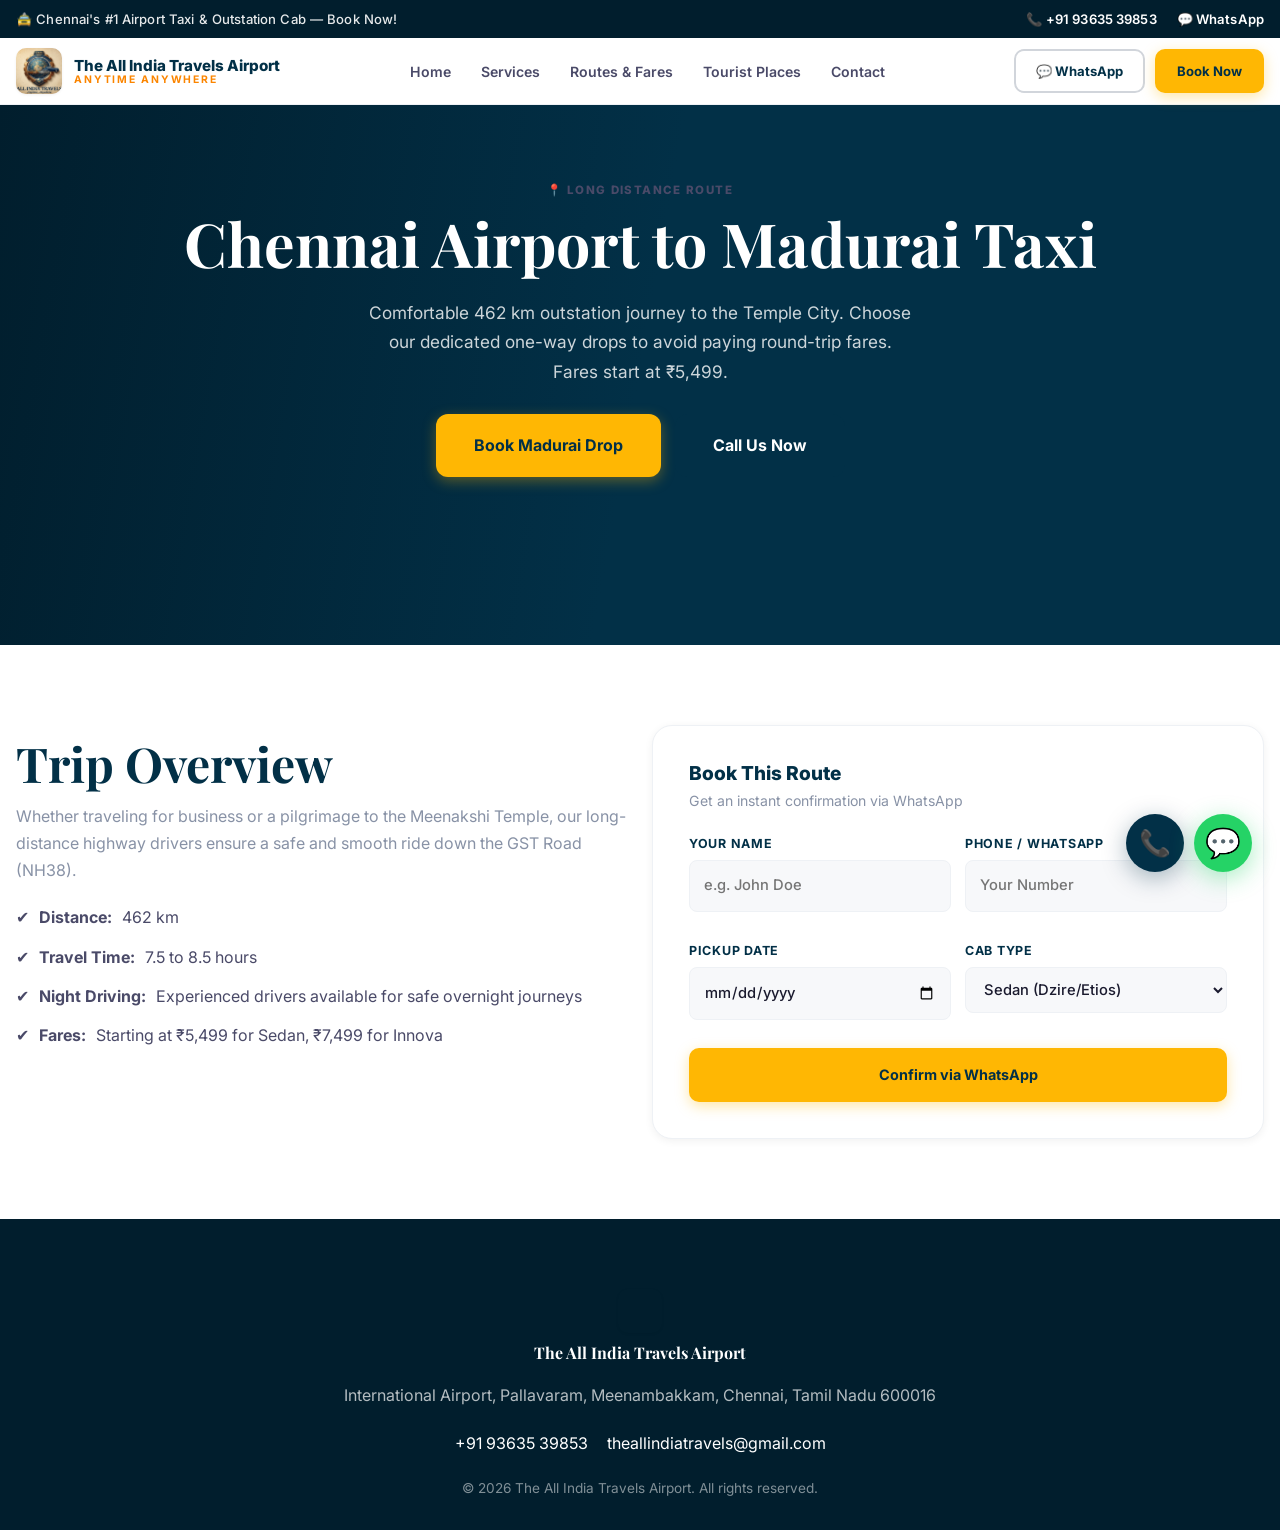
<file: route-madurai.html>
<!DOCTYPE html>
<html lang="en">
<head>
  <meta charset="UTF-8">
  <meta name="viewport" content="width=device-width, initial-scale=1.0">
  <title>Chennai Airport to Madurai Taxi | One Way Cab Drop | The All India Travels Airport</title>
  <meta name="description" content="Book Chennai Airport to Madurai taxi. 462km outstation drop starting at ₹5,499. No surge pricing, verified drivers, 24/7 airport pickup.">
  <link rel="stylesheet" href="css/style.css">
  <link href="https://fonts.googleapis.com/css2?family=Playfair+Display:wght@600;700;800&family=Poppins:wght@400;500;600;700;800&display=swap" rel="stylesheet">
</head>
<body>

  <!-- Top Bar -->
  <div class="topbar">
    <div class="container topbar-inner">
      <div>🚖 Chennai's #1 Airport Taxi & Outstation Cab — Book Now!</div>
      <div class="topbar-links">
        <a href="tel:+919363539853">📞 +91 93635 39853</a>
        <a href="https://wa.me/919363539853" target="_blank">💬 WhatsApp</a>
      </div>
    </div>
  </div>

  <!-- Header -->
  <header class="site-header">
    <div class="container header-inner">
      <a class="brand" href="index.html">
        <span class="brand-logo">🚕</span>
        <span class="brand-text">
          <strong>The All India Travels Airport</strong>
          <small>AnyTime AnyWhere</small>
        </span>
      </a>
      <nav class="nav-desktop">
        <ul>
          <li><a href="index.html">Home</a></li>
          <li><a href="services.html">Services</a></li>
          <li><a href="routes.html">Routes & Fares</a></li>
          <li><a href="tourist-places.html">Tourist Places</a></li>
          <li><a href="contact.html">Contact</a></li>
        </ul>
      </nav>
      <div class="header-cta">
        <a class="btn btn-outline btn-sm" href="https://wa.me/919363539853">💬 WhatsApp</a>
        <a class="btn btn-primary btn-sm" href="contact.html">Book Now</a>
      </div>
      <button class="hamburger"><span></span><span></span><span></span></button>
    </div>
  </header>

  <!-- Mobile Nav -->
  <div class="mobile-nav">
    <a href="index.html">Home</a>
    <a href="services.html">Services</a>
    <a href="routes.html">Routes & Fares</a>
    <a href="contact.html">Contact</a>
    <a class="btn btn-whatsapp" href="https://wa.me/919363539853">💬 Book on WhatsApp</a>
  </div>

  <!-- Hero Section -->
  <section class="hero" style="min-height: 60vh;">
    <div class="hero-bg" style="background-image: url('https://images.unsplash.com/photo-1590050752117-238cb0fb12b1?w=1600&q=80');"></div>
    <div class="hero-overlay"></div>
    <div class="container hero-grid" style="grid-template-columns: 1fr; text-align: center;">
      <div>
        <span class="section-label label-orange fade-up" style="background:var(--primary); color:var(--secondary);">📍 Long Distance Route</span>
        <h1 class="fade-up" style="transition-delay: 0.1s;">Chennai Airport to Madurai Taxi</h1>
        <p class="hero-desc mx-auto fade-up" style="transition-delay: 0.2s;">Comfortable 462 km outstation journey to the Temple City. Choose our dedicated one-way drops to avoid paying round-trip fares. Fares start at ₹5,499.</p>
        <div class="hero-buttons fade-up" style="transition-delay: 0.3s; justify-content:center;">
          <a href="https://wa.me/919363539853?text=I%20want%20to%20book%20Chennai%20Airport%20to%20Madurai%20drop" class="btn btn-primary btn-lg">Book Madurai Drop</a>
          <a href="tel:+919363539853" class="btn btn-secondary btn-lg">Call Us Now</a>
        </div>
      </div>
    </div>
  </section>

  <!-- Details Section -->
  <section class="section bg-gradient-1">
    <div class="container">
      <div class="grid-2">
        <div class="fade-up">
          <h2 class="section-title">Trip Overview</h2>
          <p class="section-subtitle">Whether traveling for business or a pilgrimage to the Meenakshi Temple, our long-distance highway drivers ensure a safe and smooth ride down the GST Road (NH38).</p>
          
          <ul style="margin-top:20px; list-style:none;">
            <li style="margin-bottom:12px; display:flex; gap:10px;"><span style="color:var(--primary);">✔️</span> <strong>Distance:</strong> 462 km</li>
            <li style="margin-bottom:12px; display:flex; gap:10px;"><span style="color:var(--primary);">✔️</span> <strong>Travel Time:</strong> 7.5 to 8.5 hours</li>
            <li style="margin-bottom:12px; display:flex; gap:10px;"><span style="color:var(--primary);">✔️</span> <strong>Night Driving:</strong> Experienced drivers available for safe overnight journeys</li>
            <li style="margin-bottom:12px; display:flex; gap:10px;"><span style="color:var(--primary);">✔️</span> <strong>Fares:</strong> Starting at ₹5,499 for Sedan, ₹7,499 for Innova</li>
          </ul>
        </div>
        
        <div class="form-card fade-up" style="transition-delay: 0.2s;">
          <h3>Book This Route</h3>
          <p class="sub">Get an instant confirmation via WhatsApp</p>
          <form id="quick-enquiry-form" class="form-grid">
            <input type="hidden" id="q-route" value="Chennai Airport to Madurai">
            <div class="form-row">
              <div class="form-group">
                <label class="form-label" for="q-name">Your Name</label>
                <input type="text" id="q-name" class="form-input" placeholder="e.g. John Doe" required>
              </div>
              <div class="form-group">
                <label class="form-label" for="q-phone">Phone / WhatsApp</label>
                <input type="tel" id="q-phone" class="form-input" placeholder="Your Number" required>
              </div>
            </div>
            <div class="form-row">
              <div class="form-group">
                <label class="form-label" for="q-date">Pickup Date</label>
                <input type="date" id="q-date" class="form-input" required>
              </div>
              <div class="form-group">
                <label class="form-label" for="q-type">Cab Type</label>
                <select id="q-type" class="form-select">
                  <option value="Sedan (4 Seater)">Sedan (Dzire/Etios)</option>
                  <option value="Innova (6 Seater)">Innova SUV (6 Pax)</option>
                  <option value="Tempo (12 Seater)">Tempo Traveller</option>
                </select>
              </div>
            </div>
            <button type="submit" class="btn btn-primary btn-block">Confirm via WhatsApp</button>
          </form>
        </div>
      </div>
    </div>
  </section>

  <!-- Shared Footer (abbreviated here for brevity but fully matching) -->
  <footer class="footer">
    <div class="container text-center">
      <div style="margin-bottom:20px;">
        <span class="brand-logo" style="display:inline-flex; width:44px; height:44px; margin-bottom:10px; background:var(--primary); color:var(--secondary);">🚕</span>
        <h4 style="color:#fff;">The All India Travels Airport</h4>
      </div>
      <p style="color:rgba(255,255,255,0.7);">International Airport, Pallavaram, Meenambakkam, Chennai, Tamil Nadu 600016</p>
      <div style="margin:20px 0;">
        <a href="tel:+919363539853" style="color:var(--primary); margin-right:15px;">+91 93635 39853</a>
        <a href="mailto:theallindiatravels@gmail.com" style="color:var(--primary);">theallindiatravels@gmail.com</a>
      </div>
      <p style="color:rgba(255,255,255,0.5); font-size:0.85rem;">© 2026 The All India Travels Airport. All rights reserved.</p>
    </div>
  </footer>

  <a class="wa-float" href="https://wa.me/919363539853?text=Hi" target="_blank">💬</a>
  <script src="js/main.js"></script>
</body>
</html>
</file>
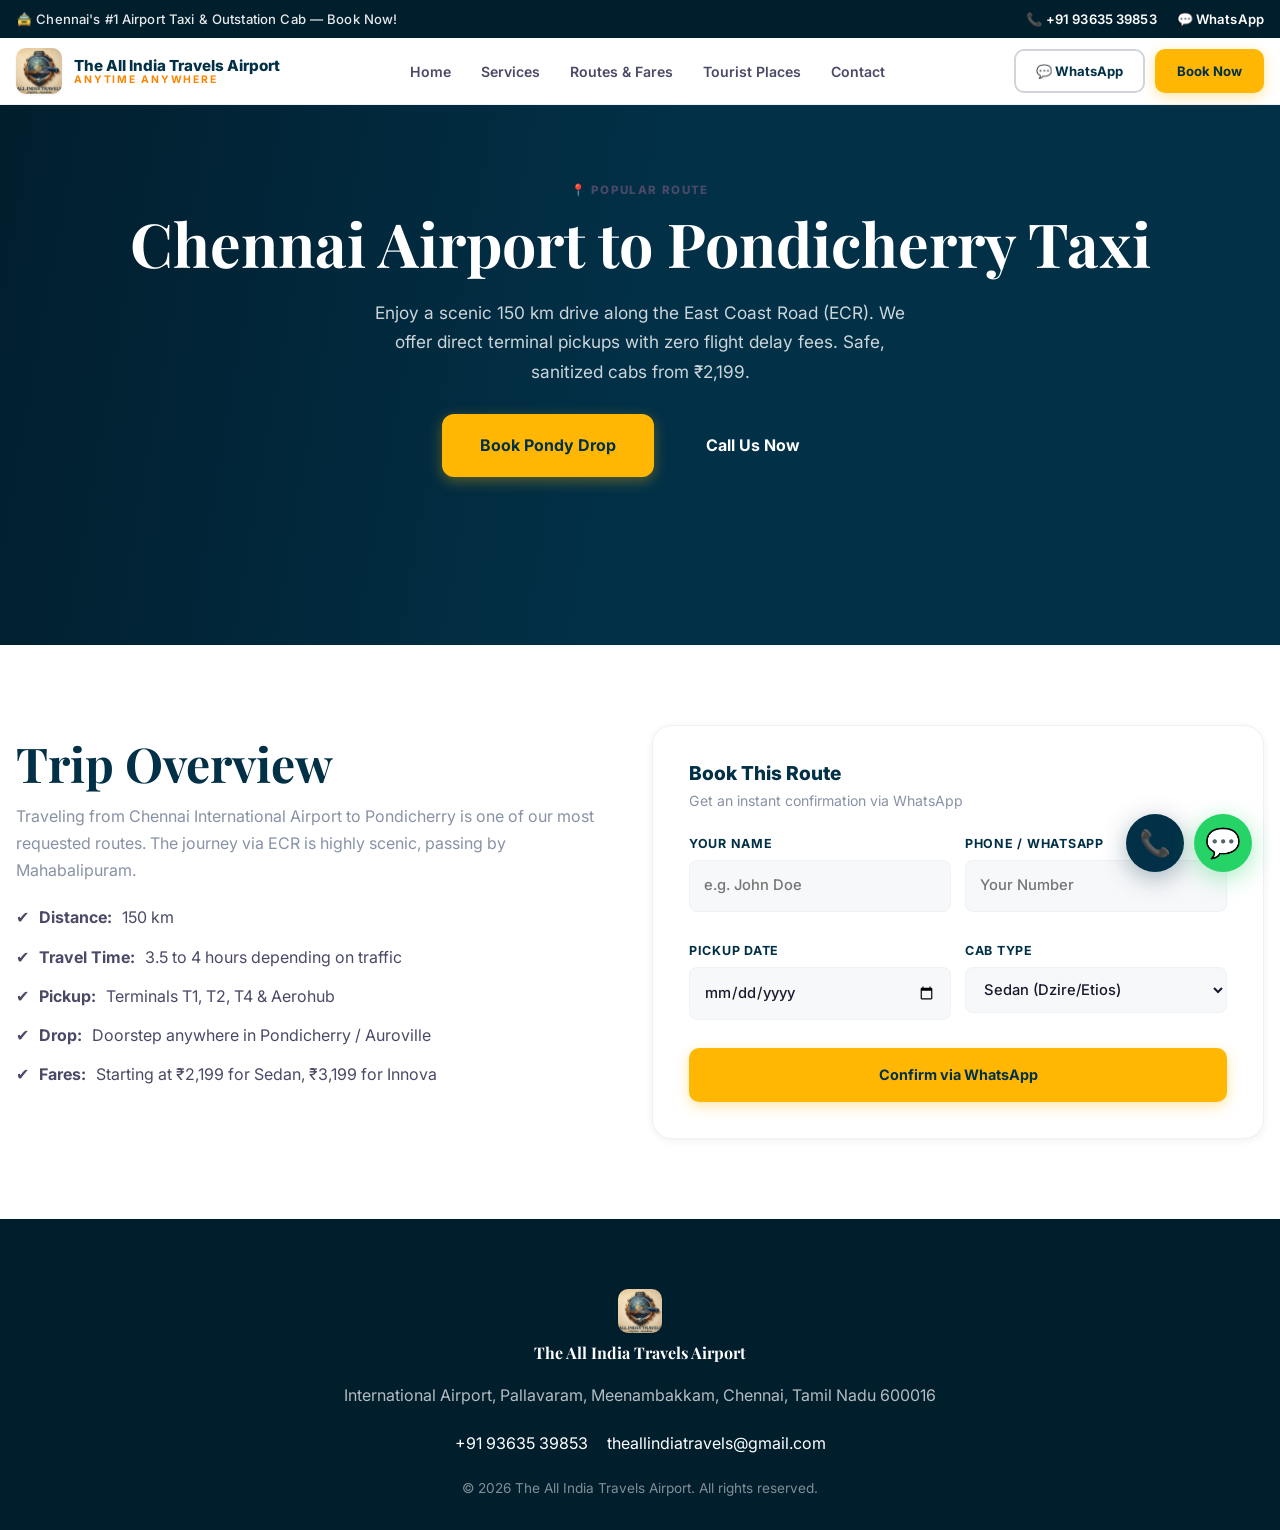
<file: route-pondicherry.html>
<!DOCTYPE html>
<html lang="en">
<head>
  <meta charset="UTF-8">
  <meta name="viewport" content="width=device-width, initial-scale=1.0">
  <title>Chennai Airport to Pondicherry Taxi | One Way Drop Cab | The All India Travels Airport</title>
  <meta name="description" content="Book Chennai Airport to Pondicherry taxi starting at ₹2,199. 150km outstation drop via ECR. No surge pricing, verified drivers, 24/7 airport pickup.">
  <link rel="stylesheet" href="css/style.css">
  <link href="https://fonts.googleapis.com/css2?family=Playfair+Display:wght@600;700;800&family=Poppins:wght@400;500;600;700;800&display=swap" rel="stylesheet">
  
  <script type="application/ld+json">
  {
    "@context": "https://schema.org",
    "@type": "Service",
    "name": "Chennai Airport to Pondicherry Taxi",
    "provider": {
      "@type": "LocalBusiness",
      "name": "The All India Travels Airport Taxi",
      "telephone": "+91 93635 39853"
    },
    "areaServed": {
      "@type": "City",
      "name": "Pondicherry"
    },
    "description": "One-way and round-trip taxi service from Chennai International Airport to Pondicherry via ECR.",
    "offers": {
      "@type": "Offer",
      "price": "2199",
      "priceCurrency": "INR"
    }
  }
  </script>
</head>
<body>

  <!-- Top Bar -->
  <div class="topbar">
    <div class="container topbar-inner">
      <div>🚖 Chennai's #1 Airport Taxi & Outstation Cab — Book Now!</div>
      <div class="topbar-links">
        <a href="tel:+919363539853">📞 +91 93635 39853</a>
        <a href="https://wa.me/919363539853" target="_blank">💬 WhatsApp</a>
      </div>
    </div>
  </div>

  <!-- Header -->
  <header class="site-header">
    <div class="container header-inner">
      <a class="brand" href="index.html">
        <span class="brand-logo">🚕</span>
        <span class="brand-text">
          <strong>The All India Travels Airport</strong>
          <small>AnyTime AnyWhere</small>
        </span>
      </a>
      <nav class="nav-desktop">
        <ul>
          <li><a href="index.html">Home</a></li>
          <li><a href="services.html">Services</a></li>
          <li><a href="routes.html">Routes & Fares</a></li>
          <li><a href="tourist-places.html">Tourist Places</a></li>
          <li><a href="contact.html">Contact</a></li>
        </ul>
      </nav>
      <div class="header-cta">
        <a class="btn btn-outline btn-sm" href="https://wa.me/919363539853">💬 WhatsApp</a>
        <a class="btn btn-primary btn-sm" href="contact.html">Book Now</a>
      </div>
      <button class="hamburger"><span></span><span></span><span></span></button>
    </div>
  </header>

  <!-- Mobile Nav -->
  <div class="mobile-nav">
    <a href="index.html">Home</a>
    <a href="services.html">Services</a>
    <a href="routes.html">Routes & Fares</a>
    <a href="contact.html">Contact</a>
    <a class="btn btn-whatsapp" href="https://wa.me/919363539853">💬 Book on WhatsApp</a>
  </div>

  <!-- Hero Section -->
  <section class="hero" style="min-height: 60vh;">
    <div class="hero-bg" style="background-image: url('https://images.unsplash.com/photo-1582510003544-4d00b7f74220?w=1600&q=80');"></div>
    <div class="hero-overlay"></div>
    <div class="container hero-grid" style="grid-template-columns: 1fr; text-align: center;">
      <div>
        <span class="section-label label-orange fade-up" style="background:var(--primary); color:var(--secondary);">📍 Popular Route</span>
        <h1 class="fade-up" style="transition-delay: 0.1s;">Chennai Airport to Pondicherry Taxi</h1>
        <p class="hero-desc mx-auto fade-up" style="transition-delay: 0.2s;">Enjoy a scenic 150 km drive along the East Coast Road (ECR). We offer direct terminal pickups with zero flight delay fees. Safe, sanitized cabs from ₹2,199.</p>
        <div class="hero-buttons fade-up" style="transition-delay: 0.3s; justify-content:center;">
          <a href="https://wa.me/919363539853?text=I%20want%20to%20book%20Chennai%20Airport%20to%20Pondicherry%20drop" class="btn btn-primary btn-lg">Book Pondy Drop</a>
          <a href="tel:+919363539853" class="btn btn-secondary btn-lg">Call Us Now</a>
        </div>
      </div>
    </div>
  </section>

  <!-- Details Section -->
  <section class="section bg-gradient-1">
    <div class="container">
      <div class="grid-2">
        <div class="fade-up">
          <h2 class="section-title">Trip Overview</h2>
          <p class="section-subtitle">Traveling from Chennai International Airport to Pondicherry is one of our most requested routes. The journey via ECR is highly scenic, passing by Mahabalipuram.</p>
          
          <ul style="margin-top:20px; list-style:none;">
            <li style="margin-bottom:12px; display:flex; gap:10px;"><span style="color:var(--primary);">✔️</span> <strong>Distance:</strong> 150 km</li>
            <li style="margin-bottom:12px; display:flex; gap:10px;"><span style="color:var(--primary);">✔️</span> <strong>Travel Time:</strong> 3.5 to 4 hours depending on traffic</li>
            <li style="margin-bottom:12px; display:flex; gap:10px;"><span style="color:var(--primary);">✔️</span> <strong>Pickup:</strong> Terminals T1, T2, T4 & Aerohub</li>
            <li style="margin-bottom:12px; display:flex; gap:10px;"><span style="color:var(--primary);">✔️</span> <strong>Drop:</strong> Doorstep anywhere in Pondicherry / Auroville</li>
            <li style="margin-bottom:12px; display:flex; gap:10px;"><span style="color:var(--primary);">✔️</span> <strong>Fares:</strong> Starting at ₹2,199 for Sedan, ₹3,199 for Innova</li>
          </ul>
        </div>
        
        <div class="form-card fade-up" style="transition-delay: 0.2s;">
          <h3>Book This Route</h3>
          <p class="sub">Get an instant confirmation via WhatsApp</p>
          <form id="quick-enquiry-form" class="form-grid">
            <input type="hidden" id="q-route" value="Chennai Airport to Pondicherry">
            <div class="form-row">
              <div class="form-group">
                <label class="form-label" for="q-name">Your Name</label>
                <input type="text" id="q-name" class="form-input" placeholder="e.g. John Doe" required>
              </div>
              <div class="form-group">
                <label class="form-label" for="q-phone">Phone / WhatsApp</label>
                <input type="tel" id="q-phone" class="form-input" placeholder="Your Number" required>
              </div>
            </div>
            <div class="form-row">
              <div class="form-group">
                <label class="form-label" for="q-date">Pickup Date</label>
                <input type="date" id="q-date" class="form-input" required>
              </div>
              <div class="form-group">
                <label class="form-label" for="q-type">Cab Type</label>
                <select id="q-type" class="form-select">
                  <option value="Sedan (4 Seater)">Sedan (Dzire/Etios)</option>
                  <option value="Innova (6 Seater)">Innova SUV (6 Pax)</option>
                  <option value="Tempo (12 Seater)">Tempo Traveller</option>
                </select>
              </div>
            </div>
            <button type="submit" class="btn btn-primary btn-block">Confirm via WhatsApp</button>
          </form>
        </div>
      </div>
    </div>
  </section>

  <!-- Shared Footer (abbreviated here for brevity but fully matching) -->
  <footer class="footer">
    <div class="container text-center">
      <div style="margin-bottom:20px;">
        <span class="brand-logo" style="display:inline-flex; width:44px; height:44px; margin-bottom:10px;">🚕</span>
        <h4 style="color:#fff;">The All India Travels Airport</h4>
      </div>
      <p style="color:rgba(255,255,255,0.7);">International Airport, Pallavaram, Meenambakkam, Chennai, Tamil Nadu 600016</p>
      <div style="margin:20px 0;">
        <a href="tel:+919363539853" style="color:var(--primary); margin-right:15px;">+91 93635 39853</a>
        <a href="mailto:theallindiatravels@gmail.com" style="color:var(--primary);">theallindiatravels@gmail.com</a>
      </div>
      <p style="color:rgba(255,255,255,0.5); font-size:0.85rem;">© 2026 The All India Travels Airport. All rights reserved.</p>
    </div>
  </footer>

  <a class="wa-float" href="https://wa.me/919363539853?text=Hi" target="_blank">💬</a>
  <script src="js/main.js"></script>
</body>
</html>
</file>
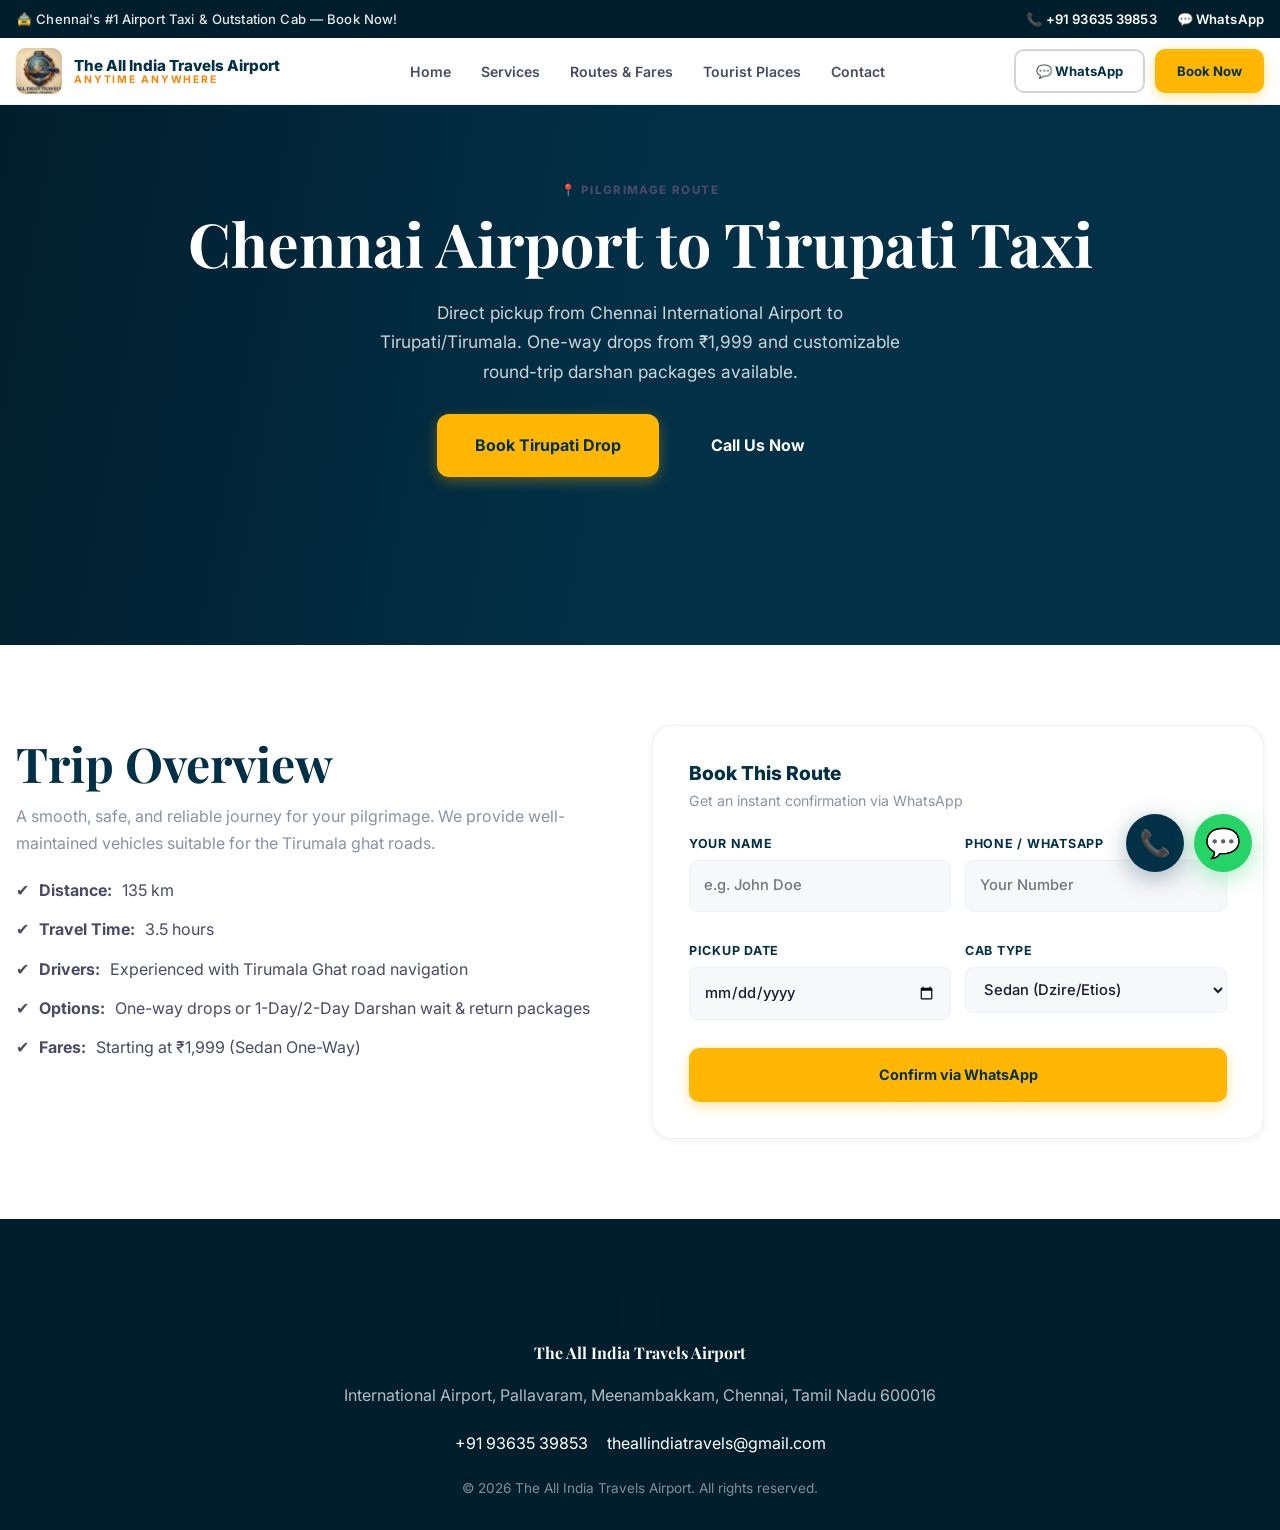
<file: route-tirupati.html>
<!DOCTYPE html>
<html lang="en">
<head>
  <meta charset="UTF-8">
  <meta name="viewport" content="width=device-width, initial-scale=1.0">
  <title>Chennai Airport to Tirupati Taxi | Tirumala Darshan Cab | The All India Travels Airport</title>
  <meta name="description" content="Book Chennai Airport to Tirupati taxi starting at ₹1,999. 135km outstation drop or round trip. Verified drivers, comfortable cabs, Darshan package available.">
  <link rel="stylesheet" href="css/style.css">
  <link href="https://fonts.googleapis.com/css2?family=Playfair+Display:wght@600;700;800&family=Poppins:wght@400;500;600;700;800&display=swap" rel="stylesheet">
</head>
<body>

  <!-- Top Bar -->
  <div class="topbar">
    <div class="container topbar-inner">
      <div>🚖 Chennai's #1 Airport Taxi & Outstation Cab — Book Now!</div>
      <div class="topbar-links">
        <a href="tel:+919363539853">📞 +91 93635 39853</a>
        <a href="https://wa.me/919363539853" target="_blank">💬 WhatsApp</a>
      </div>
    </div>
  </div>

  <!-- Header -->
  <header class="site-header">
    <div class="container header-inner">
      <a class="brand" href="index.html">
        <span class="brand-logo">🚕</span>
        <span class="brand-text">
          <strong>The All India Travels Airport</strong>
          <small>AnyTime AnyWhere</small>
        </span>
      </a>
      <nav class="nav-desktop">
        <ul>
          <li><a href="index.html">Home</a></li>
          <li><a href="services.html">Services</a></li>
          <li><a href="routes.html">Routes & Fares</a></li>
          <li><a href="tourist-places.html">Tourist Places</a></li>
          <li><a href="contact.html">Contact</a></li>
        </ul>
      </nav>
      <div class="header-cta">
        <a class="btn btn-outline btn-sm" href="https://wa.me/919363539853">💬 WhatsApp</a>
        <a class="btn btn-primary btn-sm" href="contact.html">Book Now</a>
      </div>
      <button class="hamburger"><span></span><span></span><span></span></button>
    </div>
  </header>

  <!-- Mobile Nav -->
  <div class="mobile-nav">
    <a href="index.html">Home</a>
    <a href="services.html">Services</a>
    <a href="routes.html">Routes & Fares</a>
    <a href="contact.html">Contact</a>
    <a class="btn btn-whatsapp" href="https://wa.me/919363539853">💬 Book on WhatsApp</a>
  </div>

  <!-- Hero Section -->
  <section class="hero" style="min-height: 60vh;">
    <div class="hero-bg" style="background-image: url('https://images.unsplash.com/photo-1621235314713-339233633d9c?w=1600&q=80');"></div>
    <div class="hero-overlay"></div>
    <div class="container hero-grid" style="grid-template-columns: 1fr; text-align: center;">
      <div>
        <span class="section-label label-orange fade-up" style="background:var(--primary); color:var(--secondary);">📍 Pilgrimage Route</span>
        <h1 class="fade-up" style="transition-delay: 0.1s;">Chennai Airport to Tirupati Taxi</h1>
        <p class="hero-desc mx-auto fade-up" style="transition-delay: 0.2s;">Direct pickup from Chennai International Airport to Tirupati/Tirumala. One-way drops from ₹1,999 and customizable round-trip darshan packages available.</p>
        <div class="hero-buttons fade-up" style="transition-delay: 0.3s; justify-content:center;">
          <a href="https://wa.me/919363539853?text=I%20want%20to%20book%20Chennai%20Airport%20to%20Tirupati%20drop" class="btn btn-primary btn-lg">Book Tirupati Drop</a>
          <a href="tel:+919363539853" class="btn btn-secondary btn-lg">Call Us Now</a>
        </div>
      </div>
    </div>
  </section>

  <!-- Details Section -->
  <section class="section bg-gradient-1">
    <div class="container">
      <div class="grid-2">
        <div class="fade-up">
          <h2 class="section-title">Trip Overview</h2>
          <p class="section-subtitle">A smooth, safe, and reliable journey for your pilgrimage. We provide well-maintained vehicles suitable for the Tirumala ghat roads.</p>
          
          <ul style="margin-top:20px; list-style:none;">
            <li style="margin-bottom:12px; display:flex; gap:10px;"><span style="color:var(--primary);">✔️</span> <strong>Distance:</strong> 135 km</li>
            <li style="margin-bottom:12px; display:flex; gap:10px;"><span style="color:var(--primary);">✔️</span> <strong>Travel Time:</strong> 3.5 hours</li>
            <li style="margin-bottom:12px; display:flex; gap:10px;"><span style="color:var(--primary);">✔️</span> <strong>Drivers:</strong> Experienced with Tirumala Ghat road navigation</li>
            <li style="margin-bottom:12px; display:flex; gap:10px;"><span style="color:var(--primary);">✔️</span> <strong>Options:</strong> One-way drops or 1-Day/2-Day Darshan wait & return packages</li>
            <li style="margin-bottom:12px; display:flex; gap:10px;"><span style="color:var(--primary);">✔️</span> <strong>Fares:</strong> Starting at ₹1,999 (Sedan One-Way)</li>
          </ul>
        </div>
        
        <div class="form-card fade-up" style="transition-delay: 0.2s;">
          <h3>Book This Route</h3>
          <p class="sub">Get an instant confirmation via WhatsApp</p>
          <form id="quick-enquiry-form" class="form-grid">
            <input type="hidden" id="q-route" value="Chennai Airport to Tirupati">
            <div class="form-row">
              <div class="form-group">
                <label class="form-label" for="q-name">Your Name</label>
                <input type="text" id="q-name" class="form-input" placeholder="e.g. John Doe" required>
              </div>
              <div class="form-group">
                <label class="form-label" for="q-phone">Phone / WhatsApp</label>
                <input type="tel" id="q-phone" class="form-input" placeholder="Your Number" required>
              </div>
            </div>
            <div class="form-row">
              <div class="form-group">
                <label class="form-label" for="q-date">Pickup Date</label>
                <input type="date" id="q-date" class="form-input" required>
              </div>
              <div class="form-group">
                <label class="form-label" for="q-type">Cab Type</label>
                <select id="q-type" class="form-select">
                  <option value="Sedan (4 Seater)">Sedan (Dzire/Etios)</option>
                  <option value="Innova (6 Seater)">Innova SUV (6 Pax)</option>
                  <option value="Tempo (12 Seater)">Tempo Traveller</option>
                </select>
              </div>
            </div>
            <button type="submit" class="btn btn-primary btn-block">Confirm via WhatsApp</button>
          </form>
        </div>
      </div>
    </div>
  </section>

  <!-- Shared Footer (abbreviated here for brevity but fully matching) -->
  <footer class="footer">
    <div class="container text-center">
      <div style="margin-bottom:20px;">
        <span class="brand-logo" style="display:inline-flex; width:44px; height:44px; margin-bottom:10px; background:var(--primary); color:var(--secondary);">🚕</span>
        <h4 style="color:#fff;">The All India Travels Airport</h4>
      </div>
      <p style="color:rgba(255,255,255,0.7);">International Airport, Pallavaram, Meenambakkam, Chennai, Tamil Nadu 600016</p>
      <div style="margin:20px 0;">
        <a href="tel:+919363539853" style="color:var(--primary); margin-right:15px;">+91 93635 39853</a>
        <a href="mailto:theallindiatravels@gmail.com" style="color:var(--primary);">theallindiatravels@gmail.com</a>
      </div>
      <p style="color:rgba(255,255,255,0.5); font-size:0.85rem;">© 2026 The All India Travels Airport. All rights reserved.</p>
    </div>
  </footer>

  <a class="wa-float" href="https://wa.me/919363539853?text=Hi" target="_blank">💬</a>
  <script src="js/main.js"></script>
</body>
</html>
</file>
<file: css/style.css>
/* ═══════════════════════════════════════════════════════════════
   THE ALL INDIA TRAVELS AIRPORT — V3 PREMIUM DESIGN SYSTEM
   Inspired by Savaari, RedTaxi, DropTaxi UI patterns
   ═══════════════════════════════════════════════════════════════ */

@import url('https://fonts.googleapis.com/css2?family=Inter:wght@400;500;600;700;800;900&family=Playfair+Display:wght@600;700;800&display=swap');

:root {
  --yellow: #FFB703;
  --yellow-dark: #E6A503;
  --yellow-light: #FFD166;
  --orange: #FB8500;
  --navy: #023047;
  --navy-light: #0A4C6E;
  --navy-dark: #011E2D;
  --teal: #219EBC;
  --teal-light: #8ECAE6;
  --white: #FFFFFF;
  --off-white: #F7F8FA;
  --light-gray: #EEF1F5;
  --mid-gray: #D1D5DB;
  --text-dark: #1A1A2E;
  --text-body: #4A4A68;
  --text-light: #8892A6;
  --green: #059669;
  --green-bg: #ECFDF5;
  --red: #DC2626;
  --shadow-xs: 0 1px 3px rgba(0,0,0,.06);
  --shadow-sm: 0 2px 8px rgba(0,0,0,.06);
  --shadow-md: 0 4px 16px rgba(0,0,0,.08);
  --shadow-lg: 0 12px 32px rgba(0,0,0,.1);
  --shadow-xl: 0 20px 48px rgba(0,0,0,.14);
  --max-w: 1280px;
  --radius: 12px;
  --radius-lg: 20px;
  --radius-xl: 28px;
  --ease: cubic-bezier(.4,0,.2,1);
}

/* ─── RESET ─── */
*,*::before,*::after{box-sizing:border-box;margin:0;padding:0}
html{scroll-behavior:smooth;scroll-padding-top:80px}
body{font-family:'Inter',system-ui,sans-serif;background:var(--white);color:var(--text-body);line-height:1.7;overflow-x:hidden;-webkit-font-smoothing:antialiased}
img{display:block;max-width:100%;height:auto}
a{text-decoration:none;color:inherit;transition:.2s var(--ease)}
button{cursor:pointer;border:none;background:none;font:inherit}
input,textarea,select{font:inherit}
ul,ol{list-style:none}
h1,h2,h3,h4,h5{font-family:'Playfair Display',Georgia,serif;color:var(--navy);line-height:1.2;font-weight:700}

/* ─── LOADER ─── */
.page-loader{position:fixed;inset:0;z-index:9999;background:var(--white);display:flex;align-items:center;justify-content:center;transition:.5s}
.page-loader.loaded{opacity:0;visibility:hidden;pointer-events:none}
.loader-spinner{width:44px;height:44px;border-radius:50%;border:4px solid var(--light-gray);border-top-color:var(--yellow);animation:spin .7s linear infinite}
@keyframes spin{to{transform:rotate(360deg)}}

.scroll-progress{position:fixed;top:0;left:0;height:3px;z-index:9998;background:linear-gradient(90deg,var(--yellow),var(--orange));transform-origin:left;transform:scaleX(0)}

/* ─── LAYOUT ─── */
.container{width:min(calc(100% - 2rem),var(--max-w));margin-inline:auto}
.section{padding:80px 0}
.text-center{text-align:center}
.mx-auto{margin-inline:auto}

/* ─── TOPBAR ─── */
.topbar{background:var(--navy-dark);color:rgba(255,255,255,.9);font-size:.82rem;font-weight:500;letter-spacing:.01em}
.topbar-inner{display:flex;justify-content:space-between;align-items:center;padding:8px 0;gap:8px;flex-wrap:wrap}
.topbar a{color:#fff;display:inline-flex;align-items:center;gap:5px}
.topbar a:hover{color:var(--yellow)}
.topbar-links{display:flex;gap:20px;font-weight:600}

/* ─── HEADER ─── */
.site-header{position:sticky;top:0;z-index:100;background:var(--white);border-bottom:1px solid var(--light-gray);transition:.3s var(--ease)}
.site-header.scrolled{box-shadow:var(--shadow-sm)}
.header-inner{display:flex;align-items:center;justify-content:space-between;gap:16px;padding:10px 0}
.brand{display:flex;align-items:center;gap:12px}
.brand-logo{width:46px;height:46px;border-radius:10px;background:var(--yellow) url('/logo.png') center/cover no-repeat;display:grid;place-items:center;font-size:0;box-shadow:var(--shadow-xs);transition:.3s}
.brand:hover .brand-logo{transform:rotate(-5deg) scale(1.05)}
.brand-text{display:flex;flex-direction:column;line-height:1.15}
.brand-text strong{font-size:.95rem;font-weight:800;color:var(--navy)}
.brand-text small{font-size:.65rem;text-transform:uppercase;letter-spacing:.18em;color:var(--orange);font-weight:700}

.nav-desktop ul{display:flex;gap:2px}
.nav-desktop a{color:var(--text-body);font-weight:600;font-size:.88rem;padding:8px 14px;border-radius:8px;transition:.2s}
.nav-desktop a:hover,.nav-desktop a.active{color:var(--navy);background:var(--off-white)}
.header-cta{display:flex;gap:10px}

.hamburger{display:none;flex-direction:column;gap:5px;padding:8px;position:relative;z-index:101}
.hamburger span{display:block;width:22px;height:2px;background:var(--navy);border-radius:2px;transition:.3s var(--ease)}
.hamburger.active span:nth-child(1){transform:translateY(7px) rotate(45deg)}
.hamburger.active span:nth-child(2){opacity:0}
.hamburger.active span:nth-child(3){transform:translateY(-7px) rotate(-45deg)}

.mobile-nav{position:fixed;inset:0;z-index:100;background:var(--white);display:flex;flex-direction:column;align-items:center;justify-content:center;gap:16px;opacity:0;visibility:hidden;transition:.3s}
.mobile-nav.active{opacity:1;visibility:visible}
.mobile-nav a{font-size:1.2rem;font-weight:700;color:var(--navy);padding:10px 24px;border-radius:8px}
.mobile-nav a:hover{background:var(--off-white);color:var(--orange)}

/* ─── BUTTONS ─── */
.btn{display:inline-flex;align-items:center;justify-content:center;gap:8px;padding:13px 28px;border-radius:10px;font-weight:700;font-size:.9rem;transition:all .25s var(--ease);white-space:nowrap;border:2px solid transparent}
.btn-primary{background:var(--yellow);color:var(--navy);box-shadow:0 4px 14px rgba(255,183,3,.35)}
.btn-primary:hover{background:var(--yellow-dark);transform:translateY(-2px);box-shadow:0 8px 20px rgba(255,183,3,.4)}
.btn-secondary{background:var(--navy);color:#fff}
.btn-secondary:hover{background:var(--navy-light);transform:translateY(-2px)}
.btn-outline{border-color:var(--mid-gray);color:var(--navy);background:var(--white)}
.btn-outline:hover{border-color:var(--yellow);background:rgba(255,183,3,.05)}
.btn-whatsapp{background:#25D366;color:#fff;font-weight:700;box-shadow:0 4px 14px rgba(37,211,102,.3)}
.btn-whatsapp:hover{background:#1DA851;transform:translateY(-2px)}
.btn-lg{padding:16px 36px;font-size:1rem;border-radius:12px}
.btn-sm{padding:9px 20px;font-size:.82rem}
.btn-block{width:100%}

/* ─── TRUST STRIP ─── */
.trust-strip{background:var(--off-white);border-top:1px solid var(--light-gray);border-bottom:1px solid var(--light-gray);padding:14px 0}
.trust-items{display:flex;justify-content:center;flex-wrap:wrap;gap:32px}
.trust-item{display:flex;align-items:center;gap:8px;font-size:.85rem;font-weight:600;color:var(--navy)}
.trust-item span{color:var(--green);font-size:1.1rem}

/* ─── HERO ─── */
.hero{position:relative;overflow:hidden;background:var(--navy)}
.hero-bg{position:absolute;inset:0;background-size:cover;background-position:center;opacity:.25}
.hero-overlay{position:absolute;inset:0;background:linear-gradient(100deg,var(--navy-dark) 0%,rgba(2,48,71,.85) 50%,rgba(2,48,71,.6) 100%)}
.hero-grid{display:grid;grid-template-columns:1.1fr .9fr;gap:48px;align-items:center;padding:70px 0 60px;position:relative;z-index:2}
.hero h1{font-size:clamp(2.2rem,5vw,3.8rem);color:#fff}
.hero-desc{color:rgba(255,255,255,.8);font-size:1.08rem;margin-top:18px;max-width:50ch;line-height:1.7}
.hero-buttons{display:flex;gap:14px;flex-wrap:wrap;margin-top:28px}
.hero-counters{display:grid;grid-template-columns:repeat(3,1fr);gap:16px;margin-top:36px}
.counter-box{padding:18px;background:rgba(255,255,255,.08);border:1px solid rgba(255,255,255,.12);border-radius:var(--radius);text-align:center;color:#fff;backdrop-filter:blur(8px)}
.counter-num{font-size:1.8rem;font-weight:900;display:block;color:var(--yellow);font-family:'Inter',sans-serif}
.counter-label{font-size:.72rem;font-weight:600;text-transform:uppercase;letter-spacing:.08em;margin-top:2px;display:block;opacity:.8}

/* Hero booking card */
.hero-booking{background:var(--white);border-radius:var(--radius-lg);padding:32px;box-shadow:var(--shadow-xl)}
.hero-booking h3{font-family:'Inter',sans-serif;font-size:1.25rem;font-weight:800;color:var(--navy);margin-bottom:4px}
.hero-booking .sub{color:var(--text-light);font-size:.88rem;margin-bottom:20px;font-weight:500}

/* ─── FORMS ─── */
.form-group{margin-bottom:14px}
.form-label{display:block;font-size:.78rem;font-weight:700;margin-bottom:6px;color:var(--navy);text-transform:uppercase;letter-spacing:.06em}
.form-input,.form-select,.form-textarea{width:100%;padding:12px 14px;border-radius:8px;border:1.5px solid var(--light-gray);background:var(--off-white);color:var(--text-dark);font-size:.92rem;font-weight:500;outline:none;transition:.2s}
.form-input:focus,.form-select:focus,.form-textarea:focus{border-color:var(--yellow);background:var(--white);box-shadow:0 0 0 3px rgba(255,183,3,.15)}
.form-textarea{min-height:80px;resize:vertical}
.form-row{display:grid;grid-template-columns:1fr 1fr;gap:14px}
.form-grid{display:grid;gap:14px}

/* ─── SECTION HEADERS ─── */
.section-label{display:inline-flex;align-items:center;gap:6px;padding:6px 14px;border-radius:999px;font-size:.72rem;font-weight:800;text-transform:uppercase;letter-spacing:.12em}
.label-orange{background:rgba(251,133,0,.1);color:var(--orange)}
.label-blue{background:rgba(2,48,71,.06);color:var(--navy)}
.label-green{background:var(--green-bg);color:var(--green)}
.section-title{font-size:clamp(1.8rem,4vw,3rem);margin-top:10px}
.section-title-white{font-size:clamp(1.8rem,4vw,3rem);margin-top:10px;color:#fff}
.section-subtitle{color:var(--text-light);font-size:1rem;margin-top:10px;max-width:65ch;line-height:1.7}

/* ─── RATE CARD TABLE ─── */
.rate-card{background:var(--white);border:1px solid var(--light-gray);border-radius:var(--radius-lg);overflow:hidden;box-shadow:var(--shadow-sm)}
.rate-card-header{background:var(--navy);color:#fff;padding:20px 28px;display:flex;justify-content:space-between;align-items:center}
.rate-card-header h3{color:#fff;font-family:'Inter',sans-serif;font-size:1.15rem;font-weight:800}
.rate-card-badge{background:var(--yellow);color:var(--navy);padding:4px 12px;border-radius:999px;font-size:.72rem;font-weight:800;text-transform:uppercase}
.price-table{width:100%;border-collapse:collapse}
.price-table thead{background:var(--off-white)}
.price-table th{padding:14px 20px;text-align:left;font-size:.78rem;font-weight:700;color:var(--navy);text-transform:uppercase;letter-spacing:.05em;border-bottom:2px solid var(--light-gray)}
.price-table td{padding:16px 20px;border-bottom:1px solid var(--light-gray);font-size:.92rem;font-weight:500}
.price-table tr:last-child td{border-bottom:none}
.price-table tr:hover td{background:rgba(255,183,3,.04)}
.price-col{color:var(--orange);font-weight:800!important;font-size:1.05rem!important}
.route-badge{display:inline-block;padding:2px 10px;border-radius:999px;font-size:.68rem;font-weight:700;margin-left:8px}
.badge-popular{background:var(--green-bg);color:var(--green)}
.badge-new{background:#FEF3C7;color:#92400E}

/* ─── CARDS ─── */
.card{background:var(--white);border:1px solid var(--light-gray);border-radius:var(--radius);padding:28px;transition:.3s var(--ease);box-shadow:var(--shadow-xs)}
.card:hover{transform:translateY(-4px);box-shadow:var(--shadow-md);border-color:var(--mid-gray)}
.card-img{border-radius:var(--radius);overflow:hidden;aspect-ratio:16/10;margin-bottom:18px}
.card-img img{width:100%;height:100%;object-fit:cover;transition:.4s var(--ease)}
.card:hover .card-img img{transform:scale(1.04)}
.card-icon{width:56px;height:56px;border-radius:14px;display:grid;place-items:center;font-size:1.5rem;margin-bottom:16px}
.icon-orange{background:rgba(251,133,0,.1);color:var(--orange)}
.icon-blue{background:rgba(33,158,188,.1);color:var(--teal)}
.icon-green{background:var(--green-bg);color:var(--green)}
.icon-yellow{background:rgba(255,183,3,.12);color:var(--yellow-dark)}

/* ─── GRIDS ─── */
.grid-2{display:grid;grid-template-columns:repeat(2,1fr);gap:24px}
.grid-3{display:grid;grid-template-columns:repeat(3,1fr);gap:24px}
.grid-4{display:grid;grid-template-columns:repeat(4,1fr);gap:20px}

/* ─── SERVICE CARDS ─── */
.service-card h3{font-family:'Inter',sans-serif;font-size:1.15rem;font-weight:800;color:var(--navy);margin-bottom:8px}
.service-card p{color:var(--text-body);font-size:.88rem}
.svc-price{display:inline-block;margin-top:12px;padding:5px 14px;border-radius:999px;background:rgba(255,183,3,.12);color:var(--orange);font-weight:800;font-size:.8rem}

/* ─── ROUTE CARDS ─── */
.route-card{display:flex;justify-content:space-between;align-items:center;gap:16px;padding:20px 24px;background:var(--white);border:1px solid var(--light-gray);border-radius:var(--radius);transition:.25s var(--ease);box-shadow:var(--shadow-xs)}
.route-card:hover{border-color:var(--yellow);box-shadow:var(--shadow-sm);transform:translateX(4px)}
.route-info h4{font-family:'Inter',sans-serif;font-size:1rem;font-weight:700;color:var(--navy)}
.route-info span{font-size:.82rem;color:var(--text-light);font-weight:500}
.route-meta{text-align:right;flex-shrink:0}
.route-dist{font-size:.75rem;color:var(--text-light);font-weight:600}
.route-price{font-weight:900;color:var(--orange);font-size:1.15rem;font-family:'Inter',sans-serif}

/* ─── PLACE CARDS ─── */
.place-card{border-radius:var(--radius);overflow:hidden;transition:.3s var(--ease);background:var(--white);box-shadow:var(--shadow-xs);border:1px solid var(--light-gray)}
.place-card:hover{transform:translateY(-5px);box-shadow:var(--shadow-lg)}
.place-card img{width:100%;height:100%;object-fit:cover;transition:.4s var(--ease)}
.place-card:hover img{transform:scale(1.04)}

/* ─── WHY US ─── */
.why-card{text-align:center;padding:32px 20px;background:var(--white);border:1px solid var(--light-gray);border-radius:var(--radius);transition:.25s var(--ease)}
.why-card:hover{border-color:var(--yellow);box-shadow:var(--shadow-sm)}
.why-icon{font-size:2.5rem;margin-bottom:16px;display:block}
.why-card h4{font-family:'Inter',sans-serif;font-weight:800;font-size:.95rem;color:var(--navy);margin-bottom:8px}
.why-card p{font-size:.85rem;color:var(--text-light)}

/* ─── FLEET CARDS ─── */
.fleet-card{background:var(--white);border:1px solid var(--light-gray);border-radius:var(--radius);overflow:hidden;transition:.3s var(--ease);box-shadow:var(--shadow-xs)}
.fleet-card:hover{transform:translateY(-4px);box-shadow:var(--shadow-md);border-color:var(--yellow)}
.fleet-img{height:200px;overflow:hidden;background:var(--off-white)}
.fleet-img img{width:100%;height:100%;object-fit:cover;transition:.4s var(--ease)}
.fleet-card:hover .fleet-img img{transform:scale(1.04)}
.fleet-body{padding:24px}
.fleet-body h4{font-family:'Inter',sans-serif;font-weight:800;color:var(--navy);font-size:1.1rem;margin-bottom:8px}
.fleet-body p{color:var(--text-body);font-size:.88rem;margin-bottom:12px}
.fleet-features{display:flex;flex-wrap:wrap;gap:8px}
.fleet-feat{padding:4px 12px;border-radius:999px;font-size:.72rem;font-weight:700;background:var(--off-white);color:var(--navy);border:1px solid var(--light-gray)}

/* ─── REVIEWS ─── */
.review-card{padding:28px;background:var(--white);border:1px solid var(--light-gray);border-radius:var(--radius);transition:.25s}
.review-card:hover{border-color:var(--yellow)}
.review-stars{color:var(--yellow);font-size:1.1rem;margin-bottom:12px}
.review-text{color:var(--text-body);font-size:.92rem;font-style:italic;margin-bottom:16px}
.review-author{font-weight:800;color:var(--navy);font-family:'Inter',sans-serif;font-size:.9rem}
.review-route{font-size:.78rem;color:var(--text-light)}

/* ─── FAQ ─── */
.faq-item{padding:22px 28px;background:var(--white);border:1px solid var(--light-gray);border-radius:var(--radius);cursor:pointer;transition:.25s;margin-bottom:12px}
.faq-item:hover{border-color:var(--yellow-dark)}
.faq-q{font-weight:700;font-size:.98rem;display:flex;justify-content:space-between;align-items:center;gap:14px;color:var(--navy);font-family:'Inter',sans-serif}
.faq-toggle{width:32px;height:32px;border-radius:50%;flex-shrink:0;background:var(--off-white);color:var(--navy);display:grid;place-items:center;font-size:1.1rem;transition:.3s var(--ease);border:1px solid var(--light-gray)}
.faq-item.open .faq-toggle{background:var(--yellow);color:var(--navy);transform:rotate(45deg);border-color:var(--yellow)}
.faq-a{max-height:0;overflow:hidden;transition:.4s var(--ease);color:var(--text-body);font-size:.92rem}
.faq-item.open .faq-a{max-height:400px;margin-top:14px}

/* ─── CONTACT ─── */
.contact-info-card{padding:36px;background:var(--navy);color:#fff;border-radius:var(--radius-lg);box-shadow:var(--shadow-lg)}
.contact-item{display:flex;gap:16px;align-items:flex-start;padding:18px 0;border-bottom:1px solid rgba(255,255,255,.08)}
.contact-item:last-child{border-bottom:none}
.ci-icon{width:48px;height:48px;border-radius:12px;display:grid;place-items:center;font-size:1.3rem;flex-shrink:0;background:rgba(255,255,255,.08);color:var(--yellow)}
.ci-label{font-size:.72rem;color:rgba(255,255,255,.6);text-transform:uppercase;letter-spacing:.1em;font-weight:700}
.ci-value{font-weight:600;font-size:.98rem;margin-top:2px}
.ci-value a{color:#fff}
.ci-value a:hover{color:var(--yellow)}
.form-card{padding:36px;background:var(--white);border:1px solid var(--light-gray);border-radius:var(--radius-lg);box-shadow:var(--shadow-sm)}
.form-card h3{font-family:'Inter',sans-serif;color:var(--navy);font-weight:800;font-size:1.2rem;margin-bottom:4px}
.form-card .sub{color:var(--text-light);font-size:.88rem;margin-bottom:20px}

/* ─── STATS BAR ─── */
.stats-bar{padding:32px 0;background:var(--navy);position:relative}
.stats-grid{display:grid;grid-template-columns:repeat(4,1fr);gap:20px}
.stat-item{text-align:center;color:#fff}
.stat-num{font-size:2rem;font-weight:900;display:block;color:var(--yellow);font-family:'Inter',sans-serif}
.stat-label{font-size:.78rem;opacity:.8;margin-top:2px;font-weight:500}

/* ─── MAP ─── */
.map-wrapper{width:100%;height:350px;overflow:hidden;border-radius:var(--radius)}
.map-wrapper iframe{width:100%;height:100%;border:0;filter:saturate(.9)}

/* ─── STEPS ─── */
.steps-grid{display:grid;grid-template-columns:repeat(4,1fr);gap:20px}
.step-item{text-align:center;position:relative}
.step-num{width:52px;height:52px;border-radius:50%;margin:0 auto 14px;display:grid;place-items:center;font-size:1.1rem;font-weight:900;color:#fff;background:var(--navy)}
.step-item h4{font-family:'Inter',sans-serif;font-weight:800;font-size:.95rem;color:var(--navy);margin-bottom:6px}
.step-item p{font-size:.85rem;color:var(--text-light)}

/* ─── PAGE HERO (inner pages) ─── */
.page-hero{position:relative;padding:100px 0 50px;background:linear-gradient(135deg,var(--navy-dark),var(--navy),var(--navy-light));overflow:hidden}
.page-hero h1{color:#fff;font-size:clamp(2rem,4vw,3.2rem)}
.page-hero p{color:rgba(255,255,255,.75);font-size:1rem;margin-top:12px;max-width:55ch}
.breadcrumb{padding:0 0 12px;font-size:.85rem;color:rgba(255,255,255,.6)}
.breadcrumb a{color:rgba(255,255,255,.8)}
.breadcrumb a:hover{color:var(--yellow)}
.breadcrumb span{margin:0 8px}

/* ─── FOOTER ─── */
.footer{background:var(--navy-dark);padding:70px 0 30px;color:#fff}
.footer-grid{display:grid;grid-template-columns:1.5fr 1fr 1fr 1fr;gap:36px}
.footer-brand p{color:rgba(255,255,255,.65);font-size:.88rem;margin-top:14px;max-width:30ch}
.footer h5{color:var(--yellow);font-family:'Inter',sans-serif;font-size:.9rem;font-weight:800;margin-bottom:18px}
.footer-links a{display:block;color:rgba(255,255,255,.7);font-size:.85rem;padding:5px 0;font-weight:500;transition:.2s}
.footer-links a:hover{color:var(--yellow);padding-left:6px}
.footer-bottom{margin-top:48px;padding-top:20px;border-top:1px solid rgba(255,255,255,.08);display:flex;justify-content:space-between;flex-wrap:wrap;gap:12px;color:rgba(255,255,255,.5);font-size:.8rem}

/* ─── FLOATING ─── */
.wa-float{position:fixed;bottom:28px;right:28px;z-index:999;width:58px;height:58px;border-radius:50%;background:#25D366;display:grid;place-items:center;color:#fff;font-size:1.8rem;box-shadow:0 6px 24px rgba(37,211,102,.4);transition:.3s;animation:waPulse 2s infinite}
.wa-float:hover{transform:scale(1.1)}
@keyframes waPulse{0%,100%{box-shadow:0 6px 24px rgba(37,211,102,.4)}50%{box-shadow:0 6px 40px rgba(37,211,102,.6)}}
.call-float{position:fixed;bottom:28px;right:96px;z-index:999;width:58px;height:58px;border-radius:50%;background:var(--navy);display:grid;place-items:center;color:#fff;font-size:1.6rem;box-shadow:0 6px 24px rgba(2,48,71,.35);transition:.3s}
.call-float:hover{transform:scale(1.1);background:var(--navy-light)}
.back-to-top{position:fixed;bottom:96px;right:32px;z-index:998;width:42px;height:42px;border-radius:50%;background:var(--white);border:1px solid var(--light-gray);box-shadow:var(--shadow-sm);display:grid;place-items:center;color:var(--navy);opacity:0;visibility:hidden;transition:.3s}
.back-to-top.visible{opacity:1;visibility:visible}
.back-to-top:hover{background:var(--yellow);border-color:var(--yellow)}

/* ─── BG HELPERS ─── */
.bg-gradient-1{background:var(--white)}
.bg-gradient-2{background:var(--off-white)}
.bg-gradient-radial{background:var(--off-white)}

/* ─── RESPONSIVE ─── */
@media(max-width:1100px){
  .nav-desktop,.header-cta{display:none}
  .hamburger{display:flex}
  .hero-grid{grid-template-columns:1fr;gap:36px}
  .grid-3,.grid-4,.steps-grid{grid-template-columns:repeat(2,1fr)}
  .footer-grid{grid-template-columns:repeat(2,1fr)}
  .stats-grid{grid-template-columns:repeat(2,1fr)}
}
@media(max-width:640px){
  .topbar-inner{flex-direction:column;text-align:center}
  .topbar-links{justify-content:center}
  .grid-2,.grid-3,.grid-4,.steps-grid,.stats-grid{grid-template-columns:1fr}
  .hero-counters{grid-template-columns:1fr;gap:10px}
  .hero-buttons{flex-direction:column}
  .btn{width:100%;justify-content:center}
  .form-row{grid-template-columns:1fr}
  .footer-grid{grid-template-columns:1fr}
  .section{padding:50px 0}
  .hero h1{font-size:2rem}
  .price-table th,.price-table td{padding:10px 14px;font-size:.82rem}
}

/* ─── ANIMATIONS ─── */
.fade-up{opacity:0;transform:translateY(24px);transition:opacity .6s var(--ease),transform .6s var(--ease)}
.fade-left{opacity:0;transform:translateX(-24px);transition:opacity .6s var(--ease),transform .6s var(--ease)}
.fade-right{opacity:0;transform:translateX(24px);transition:opacity .6s var(--ease),transform .6s var(--ease)}
.visible{opacity:1!important;transform:translate(0) scale(1)!important}
.stagger>*:nth-child(1){transition-delay:.05s}
.stagger>*:nth-child(2){transition-delay:.1s}
.stagger>*:nth-child(3){transition-delay:.15s}
.stagger>*:nth-child(4){transition-delay:.2s}
.stagger>*:nth-child(5){transition-delay:.25s}
.stagger>*:nth-child(6){transition-delay:.3s}
.stagger>*:nth-child(7){transition-delay:.35s}
.stagger>*:nth-child(8){transition-delay:.4s}
</file>
